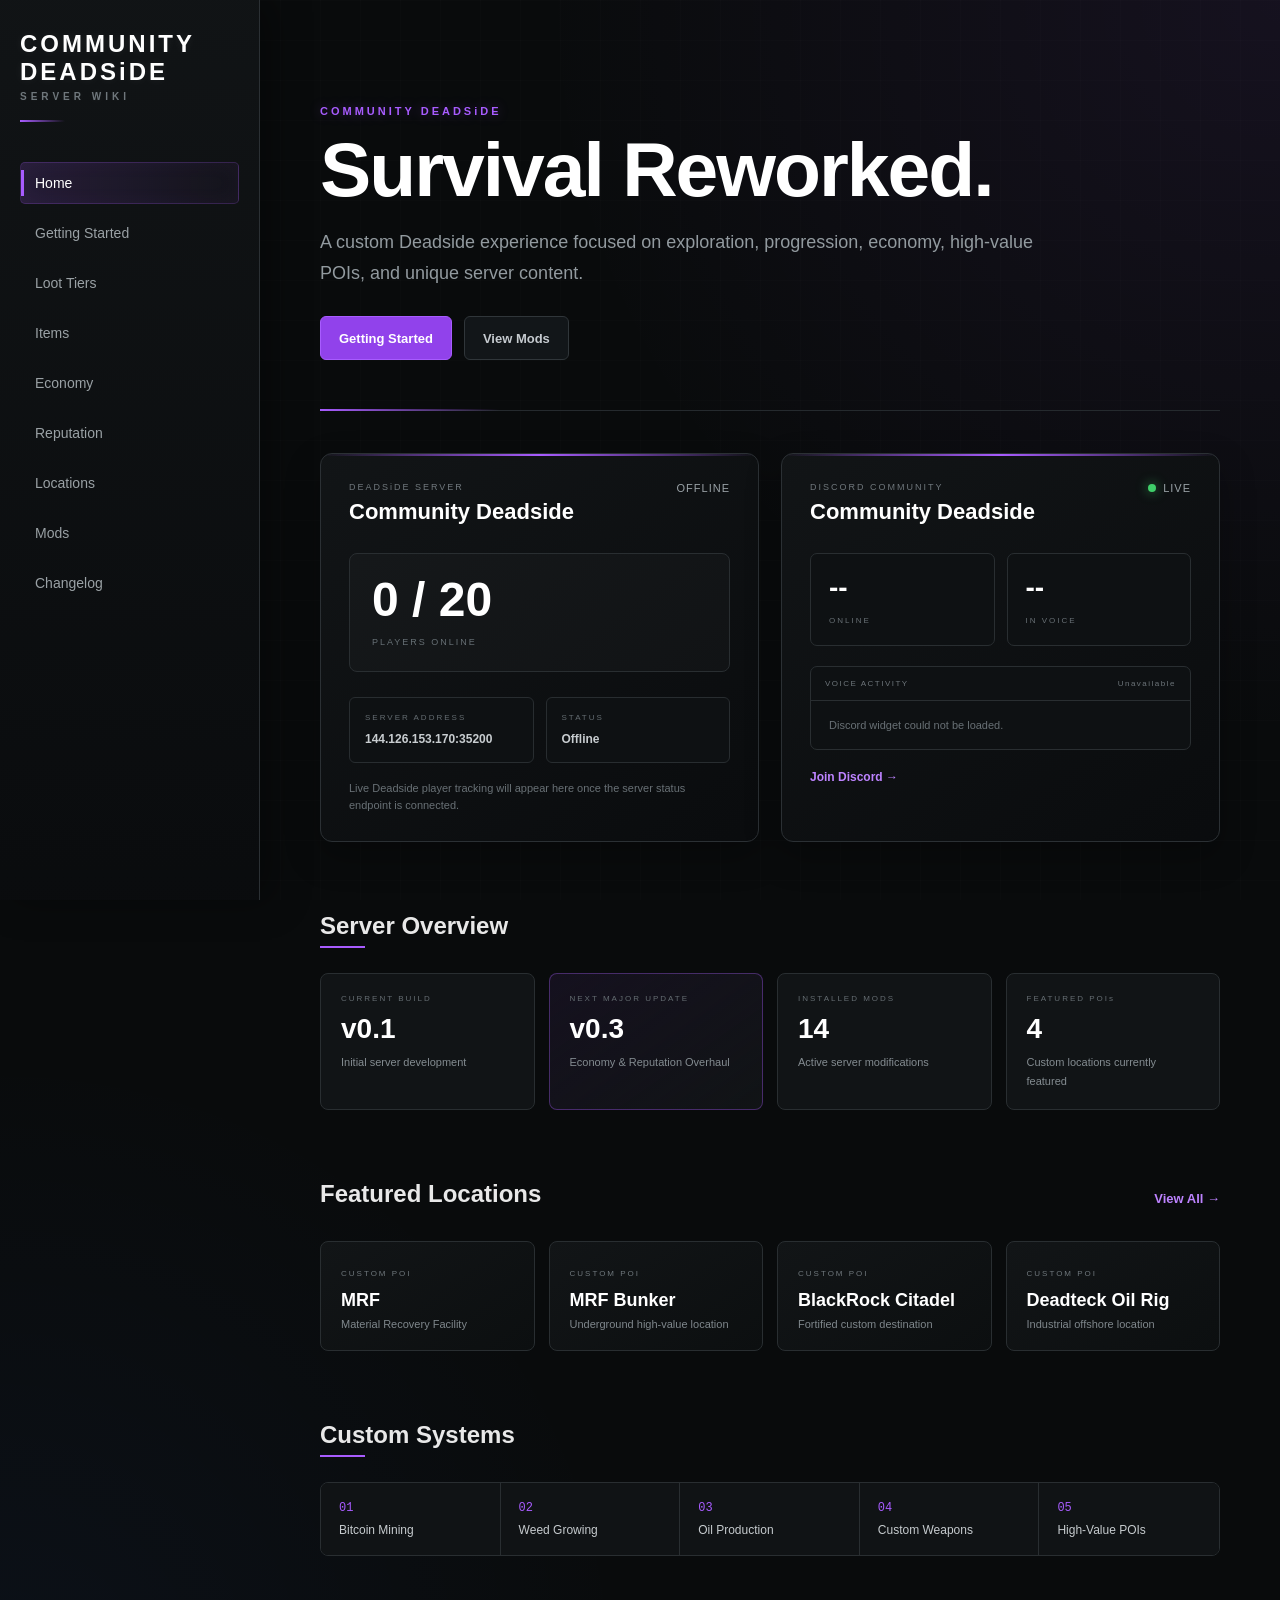
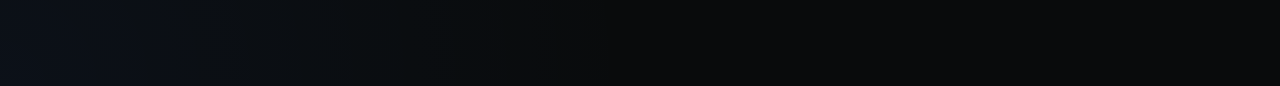
<file: index.html>
<!DOCTYPE html>
<html lang="en">

<head>
    <meta charset="UTF-8">
    <meta name="viewport" content="width=device-width, initial-scale=1.0">

    <title>Community Deadside Server Wiki</title>

    <link rel="stylesheet" href="style.css">
</head>

<body>

    <div class="mobile-header">
        <div class="mobile-logo">
            COMMUNITY DEADSiDE
            <span>SERVER WIKI</span>
        </div>

        <button
            class="mobile-menu-button"
            id="mobileMenuButton"
            aria-label="Open navigation"
        >
            <span></span>
            <span></span>
            <span></span>
        </button>
    </div>


    <aside class="sidebar">

        <div class="logo">
            COMMUNITY DEADSiDE
            <span>SERVER WIKI</span>
        </div>

        <nav>
            <a href="index.html">Home</a>
            <a href="getting-started.html">Getting Started</a>
            <a href="loot-tiers.html">Loot Tiers</a>
            <a href="items.html">Items</a>
            <a href="economy.html">Economy</a>
            <a href="reputation.html">Reputation</a>
            <a href="locations.html">Locations</a>
            <a href="mods.html">Mods</a>
            <a class="disabled-link">Changelog</a>
        </nav>

    </aside>


    <main class="content home-content">

        <header class="home-hero">

            <p class="eyebrow">
                COMMUNITY DEADSiDE
            </p>

            <h1>
                Survival Reworked.
            </h1>

            <p class="home-subtitle">
                A custom Deadside experience focused on exploration,
                progression, economy, high-value POIs, and unique server content.
            </p>

            <div class="hero-actions">

                <a href="getting-started.html" class="primary-button">
                    Getting Started
                </a>

                <a href="mods.html" class="secondary-button">
                    View Mods
                </a>

            </div>

        </header>


        <!-- LIVE DASHBOARD -->

        <section class="dashboard-grid">


            <!-- GAME SERVER -->

            <article class="dashboard-card server-dashboard">

                <div class="dashboard-card-header">

                    <div>

                        <p class="dashboard-label">
                            DEADSiDE SERVER
                        </p>

                        <h2>
                            Community Deadside
                        </h2>

                    </div>


                    <div class="status-indicator">

                        <span
                            class="status-dot status-checking"
                            id="serverStatusDot"
                        ></span>

                        <span id="serverStatusText">
                            Checking
                        </span>

                    </div>

                </div>


                <div class="server-player-display">

                    <div class="player-number">

                        <strong id="serverPlayers">
                            --
                        </strong>

                        <span>
                            PLAYERS ONLINE
                        </span>

                    </div>

                </div>


                <div class="server-details">

                    <div>

                        <span>
                            SERVER ADDRESS
                        </span>

                        <strong>
                            144.126.153.170:35200
                        </strong>

                    </div>


                    <div>

                        <span>
                            STATUS
                        </span>

                        <strong id="serverStatusBottom">
                            Awaiting Live API
                        </strong>

                    </div>

                </div>


                <p class="dashboard-note">
                    Live Deadside player tracking will appear here once
                    the server status endpoint is connected.
                </p>

            </article>



            <!-- DISCORD -->

            <article class="dashboard-card discord-dashboard">

                <div class="dashboard-card-header">

                    <div>

                        <p class="dashboard-label">
                            DISCORD COMMUNITY
                        </p>

                        <h2 id="discordName">
                            Community Deadside
                        </h2>

                    </div>


                    <div class="status-indicator">

                        <span class="status-dot status-online"></span>

                        <span>
                            Live
                        </span>

                    </div>

                </div>


                <div class="discord-stats">

                    <div class="discord-stat">

                        <strong id="discordOnline">
                            --
                        </strong>

                        <span>
                            ONLINE
                        </span>

                    </div>


                    <div class="discord-stat">

                        <strong id="discordVoiceCount">
                            --
                        </strong>

                        <span>
                            IN VOICE
                        </span>

                    </div>

                </div>


                <div class="voice-section">

                    <div class="voice-header">

                        <span>
                            VOICE ACTIVITY
                        </span>

                        <span id="voiceStatus">
                            Loading...
                        </span>

                    </div>


                    <div
                        class="voice-list"
                        id="discordVoiceList"
                    >

                        <div class="voice-empty">
                            Loading Discord activity...
                        </div>

                    </div>

                </div>


                <a
                    id="discordJoin"
                    class="discord-join-button"
                    href="#"
                    target="_blank"
                    rel="noopener noreferrer"
                >
                    Join Discord →
                </a>

            </article>

        </section>



        <!-- SERVER OVERVIEW -->

        <section class="section">

            <h2>Server Overview</h2>


            <div class="server-overview-grid">


                <div class="overview-card">

                    <p class="overview-label">
                        CURRENT BUILD
                    </p>

                    <strong>
                        v0.1
                    </strong>

                    <span>
                        Initial server development
                    </span>

                </div>


                <div class="overview-card highlight-overview">

                    <p class="overview-label">
                        NEXT MAJOR UPDATE
                    </p>

                    <strong>
                        v0.3
                    </strong>

                    <span>
                        Economy & Reputation Overhaul
                    </span>

                </div>


                <div class="overview-card">

                    <p class="overview-label">
                        INSTALLED MODS
                    </p>

                    <strong>
                        14
                    </strong>

                    <span>
                        Active server modifications
                    </span>

                </div>


                <div class="overview-card">

                    <p class="overview-label">
                        FEATURED POIs
                    </p>

                    <strong>
                        4
                    </strong>

                    <span>
                        Custom locations currently featured
                    </span>

                </div>

            </div>

        </section>



        <!-- FEATURED LOCATIONS -->

        <section class="section">

            <div class="section-header-row">

                <h2>
                    Featured Locations
                </h2>

                <a
                    href="locations.html"
                    class="wiki-link"
                >
                    View All →
                </a>

            </div>


            <div class="home-location-grid">

                <a
                    href="locations.html"
                    class="home-location-card"
                >

                    <span>
                        CUSTOM POI
                    </span>

                    <h3>
                        MRF
                    </h3>

                    <p>
                        Material Recovery Facility
                    </p>

                </a>


                <a
                    href="locations.html"
                    class="home-location-card"
                >

                    <span>
                        CUSTOM POI
                    </span>

                    <h3>
                        MRF Bunker
                    </h3>

                    <p>
                        Underground high-value location
                    </p>

                </a>


                <a
                    href="locations.html"
                    class="home-location-card"
                >

                    <span>
                        CUSTOM POI
                    </span>

                    <h3>
                        BlackRock Citadel
                    </h3>

                    <p>
                        Fortified custom destination
                    </p>

                </a>


                <a
                    href="locations.html"
                    class="home-location-card"
                >

                    <span>
                        CUSTOM POI
                    </span>

                    <h3>
                        Deadteck Oil Rig
                    </h3>

                    <p>
                        Industrial offshore location
                    </p>

                </a>

            </div>

        </section>



        <!-- CUSTOM SYSTEMS -->

        <section class="section">

            <h2>
                Custom Systems
            </h2>


            <div class="systems-strip">

                <div>
                    <span>01</span>
                    Bitcoin Mining
                </div>

                <div>
                    <span>02</span>
                    Weed Growing
                </div>

                <div>
                    <span>03</span>
                    Oil Production
                </div>

                <div>
                    <span>04</span>
                    Custom Weapons
                </div>

                <div>
                    <span>05</span>
                    High-Value POIs
                </div>

            </div>

        </section>


    </main>


    <script src="script.js"></script>

</body>

</html>
</file>
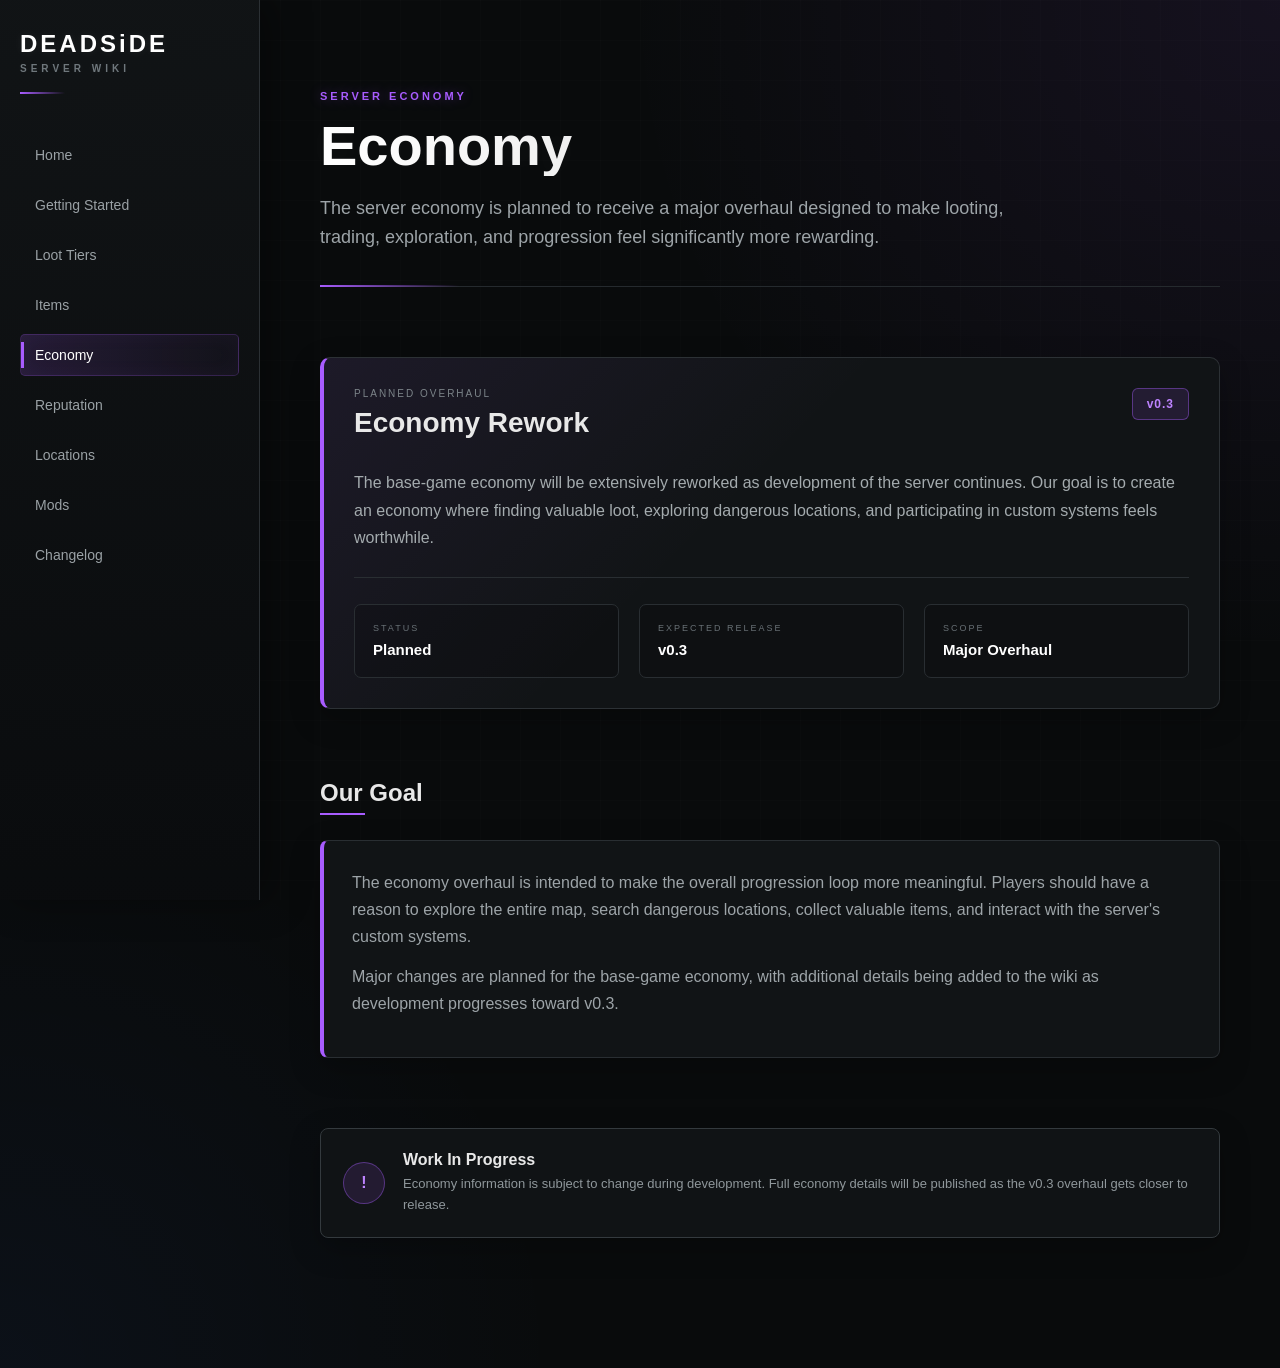
<file: economy.html>
<!DOCTYPE html>
<html lang="en">

<head>
    <meta charset="UTF-8">
    <meta name="viewport" content="width=device-width, initial-scale=1.0">

    <title>Economy | Deadside Wiki</title>

    <link rel="stylesheet" href="style.css">
</head>

<body>

    <!-- SIDEBAR -->
    <aside class="sidebar">

        <div class="logo">
            DEADSiDE
            <span>SERVER WIKI</span>
        </div>

        <nav>
            <a href="index.html">Home</a>
            <a href="getting-started.html">Getting Started</a>
            <a href="loot-tiers.html">Loot Tiers</a>
            <a href="items.html">Items</a>
            <a href="economy.html" class="active">Economy</a>
            <a href="reputation.html">Reputation</a>
            <a href="locations.html">Locations</a>
            <a href="mods.html">Mods</a>
            <a href="#">Changelog</a>
        </nav>

    </aside>


    <!-- MAIN CONTENT -->
    <main class="content">

        <header class="hero">

            <p class="eyebrow">
                SERVER ECONOMY
            </p>

            <h1>Economy</h1>

            <p class="hero-text">
                The server economy is planned to receive a major overhaul
                designed to make looting, trading, exploration, and progression
                feel significantly more rewarding.
            </p>

        </header>


        <section class="section">

            <div class="economy-roadmap">

                <div class="economy-roadmap-header">

                    <div>
                        <p class="economy-label">PLANNED OVERHAUL</p>
                        <h2>Economy Rework</h2>
                    </div>

                    <span class="version-badge">
                        v0.3
                    </span>

                </div>


                <p class="economy-description">
                    The base-game economy will be extensively reworked as
                    development of the server continues. Our goal is to create
                    an economy where finding valuable loot, exploring dangerous
                    locations, and participating in custom systems feels
                    worthwhile.
                </p>


                <div class="economy-divider"></div>


                <div class="economy-info">

                    <div class="economy-info-block">
                        <span>STATUS</span>
                        <strong>Planned</strong>
                    </div>

                    <div class="economy-info-block">
                        <span>EXPECTED RELEASE</span>
                        <strong>v0.3</strong>
                    </div>

                    <div class="economy-info-block">
                        <span>SCOPE</span>
                        <strong>Major Overhaul</strong>
                    </div>

                </div>

            </div>

        </section>


        <section class="section">

            <h2>Our Goal</h2>

            <div class="guide-panel">

                <p>
                    The economy overhaul is intended to make the overall
                    progression loop more meaningful. Players should have a
                    reason to explore the entire map, search dangerous
                    locations, collect valuable items, and interact with the
                    server's custom systems.
                </p>

                <p>
                    Major changes are planned for the base-game economy,
                    with additional details being added to the wiki as
                    development progresses toward v0.3.
                </p>

            </div>

        </section>


        <section class="section">

            <div class="development-notice">

                <span class="development-icon">!</span>

                <div>
                    <h3>Work In Progress</h3>

                    <p>
                        Economy information is subject to change during
                        development. Full economy details will be published
                        as the v0.3 overhaul gets closer to release.
                    </p>
                </div>

            </div>

        </section>

    </main>

</body>

<script src="script.js"></script>

</html>
</file>
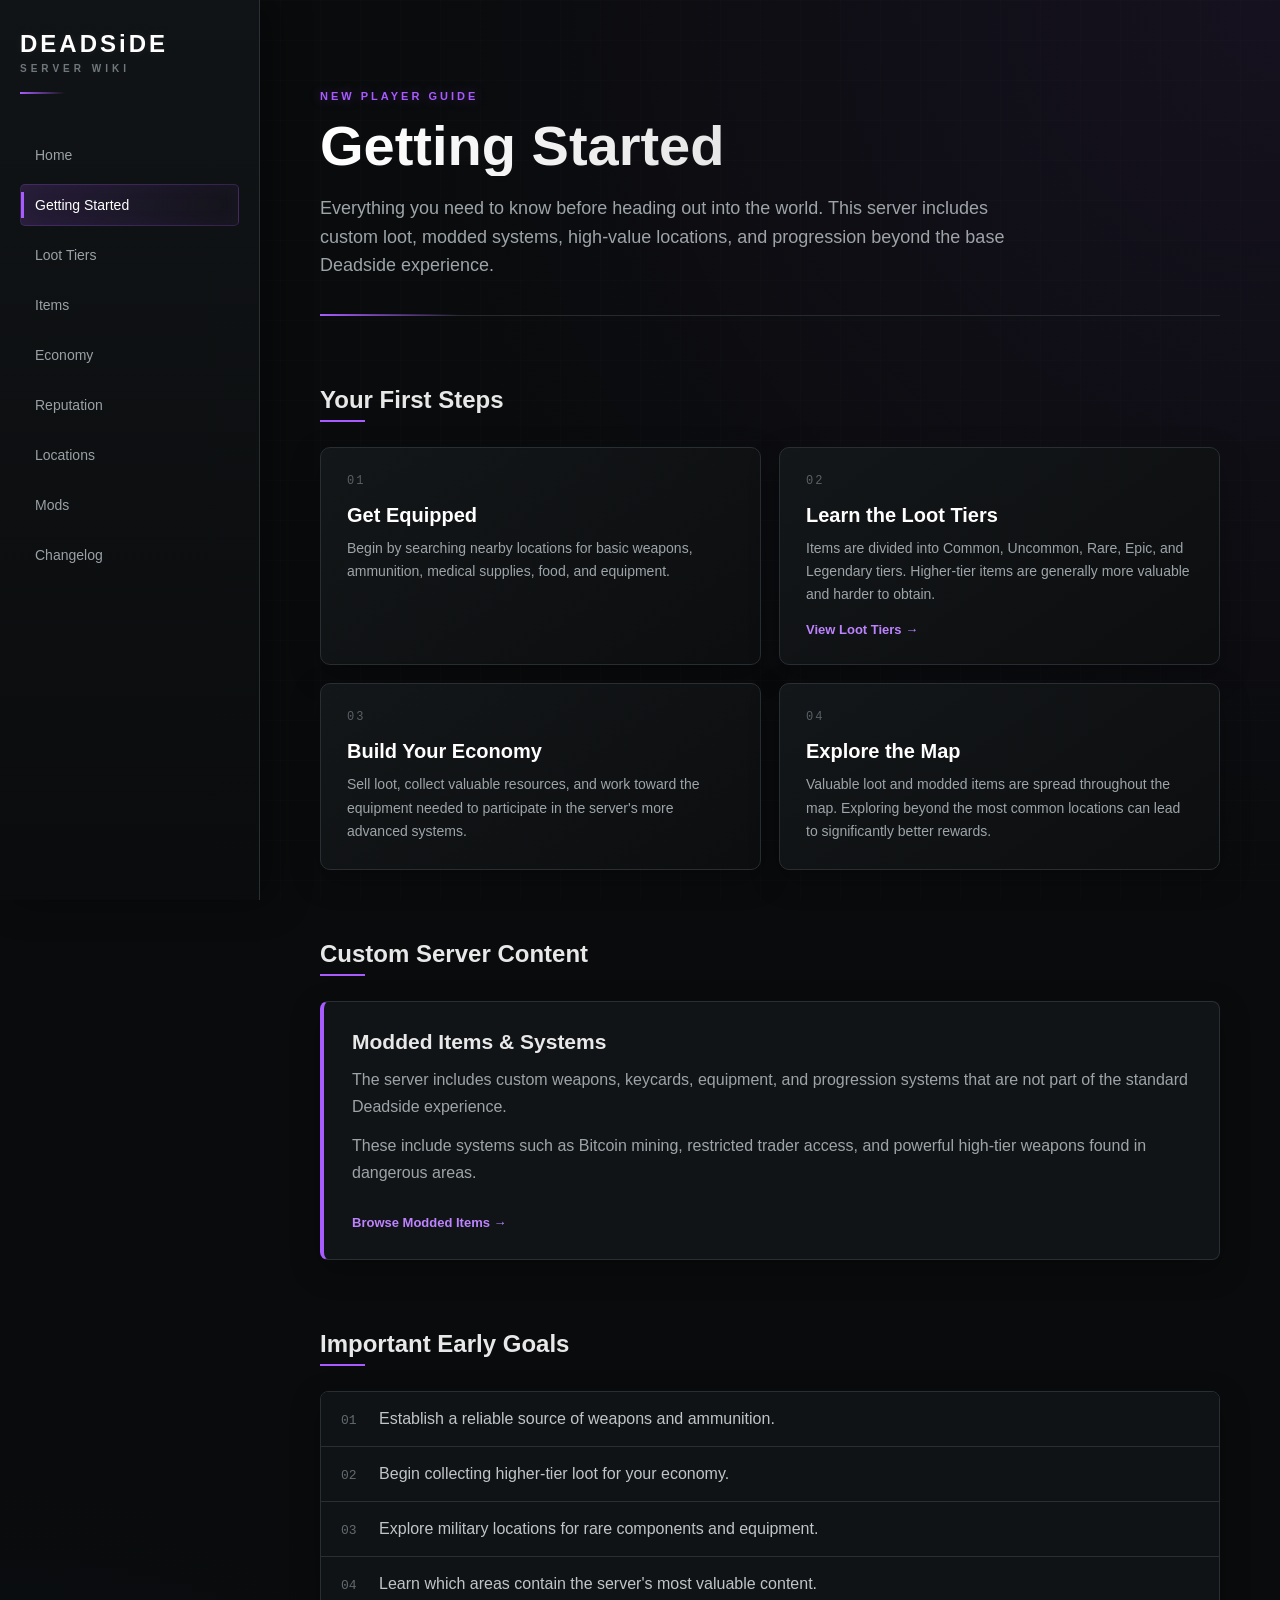
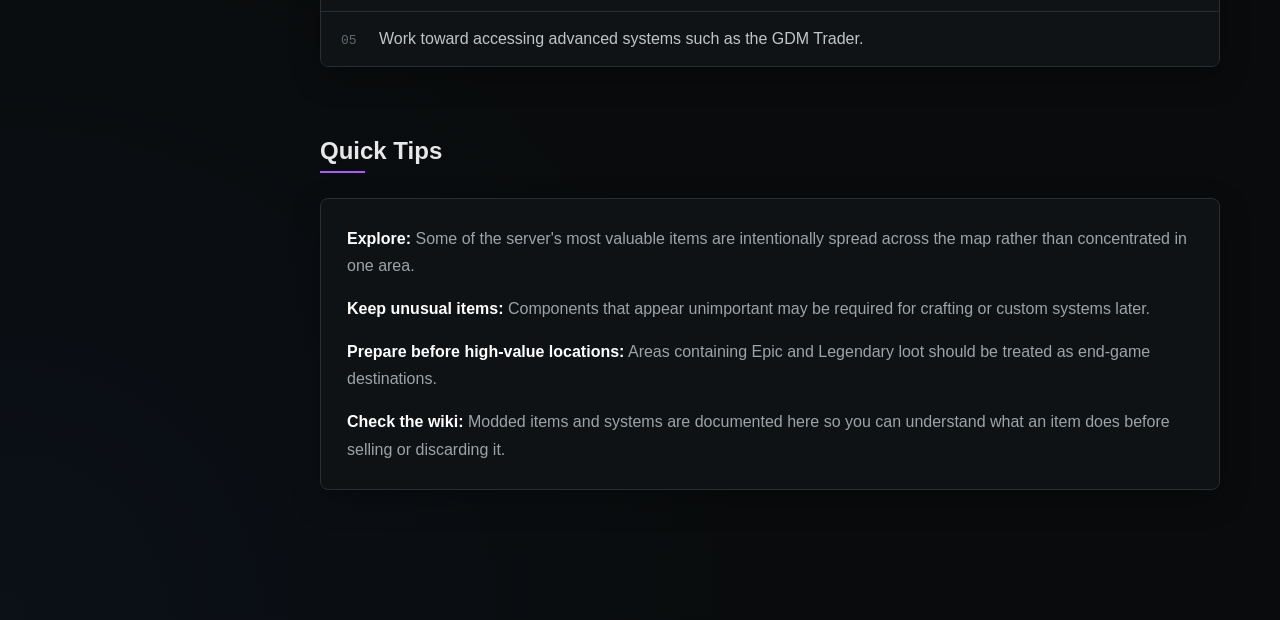
<file: getting-started.html>
<!DOCTYPE html>
<html lang="en">

<head>
    <meta charset="UTF-8">
    <meta name="viewport" content="width=device-width, initial-scale=1.0">

    <title>Getting Started | Deadside Wiki</title>

    <link rel="stylesheet" href="style.css">
</head>

<body>

    <aside class="sidebar">

        <div class="logo">
            DEADSiDE
            <span>SERVER WIKI</span>
        </div>

        <nav>
    <a href="index.html">Home</a>
    <a href="getting-started.html">Getting Started</a>
    <a href="loot-tiers.html">Loot Tiers</a>
    <a href="items.html">Items</a>
    <a href="economy.html">Economy</a>
    <a href="reputation.html">Reputation</a>
    <a href="locations.html">Locations</a>
    <a href="mods.html">Mods</a>
    <a class="disabled-link">Changelog</a>
</nav>

    </aside>


    <main class="content">

        <header class="hero">

            <p class="eyebrow">
                NEW PLAYER GUIDE
            </p>

            <h1>Getting Started</h1>

            <p class="hero-text">
                Everything you need to know before heading out into the world.
                This server includes custom loot, modded systems, high-value
                locations, and progression beyond the base Deadside experience.
            </p>

        </header>


        <section class="section">

            <h2>Your First Steps</h2>

            <div class="start-grid">

                <div class="start-card">
                    <span class="start-number">01</span>

                    <h3>Get Equipped</h3>

                    <p>
                        Begin by searching nearby locations for basic weapons,
                        ammunition, medical supplies, food, and equipment.
                    </p>
                </div>


                <div class="start-card">
                    <span class="start-number">02</span>

                    <h3>Learn the Loot Tiers</h3>

                    <p>
                        Items are divided into Common, Uncommon, Rare, Epic,
                        and Legendary tiers. Higher-tier items are generally
                        more valuable and harder to obtain.
                    </p>

                    <a href="loot-tiers.html" class="wiki-link">
                        View Loot Tiers →
                    </a>
                </div>


                <div class="start-card">
                    <span class="start-number">03</span>

                    <h3>Build Your Economy</h3>

                    <p>
                        Sell loot, collect valuable resources, and work toward
                        the equipment needed to participate in the server's
                        more advanced systems.
                    </p>
                </div>


                <div class="start-card">
                    <span class="start-number">04</span>

                    <h3>Explore the Map</h3>

                    <p>
                        Valuable loot and modded items are spread throughout
                        the map. Exploring beyond the most common locations
                        can lead to significantly better rewards.
                    </p>
                </div>

            </div>

        </section>


        <section class="section">

            <h2>Custom Server Content</h2>

            <div class="guide-panel">

                <h3>Modded Items & Systems</h3>

                <p>
                    The server includes custom weapons, keycards, equipment,
                    and progression systems that are not part of the standard
                    Deadside experience.
                </p>

                <p>
                    These include systems such as Bitcoin mining, restricted
                    trader access, and powerful high-tier weapons found in
                    dangerous areas.
                </p>

                <a href="items.html" class="wiki-link">
                    Browse Modded Items →
                </a>

            </div>

        </section>


        <section class="section">

            <h2>Important Early Goals</h2>

            <div class="goal-list">

                <div class="goal-item">
                    <span>01</span>
                    Establish a reliable source of weapons and ammunition.
                </div>

                <div class="goal-item">
                    <span>02</span>
                    Begin collecting higher-tier loot for your economy.
                </div>

                <div class="goal-item">
                    <span>03</span>
                    Explore military locations for rare components and equipment.
                </div>

                <div class="goal-item">
                    <span>04</span>
                    Learn which areas contain the server's most valuable content.
                </div>

                <div class="goal-item">
                    <span>05</span>
                    Work toward accessing advanced systems such as the GDM Trader.
                </div>

            </div>

        </section>


        <section class="section">

            <h2>Quick Tips</h2>

            <div class="tips-box">

                <p>
                    <strong>Explore:</strong>
                    Some of the server's most valuable items are intentionally
                    spread across the map rather than concentrated in one area.
                </p>

                <p>
                    <strong>Keep unusual items:</strong>
                    Components that appear unimportant may be required for
                    crafting or custom systems later.
                </p>

                <p>
                    <strong>Prepare before high-value locations:</strong>
                    Areas containing Epic and Legendary loot should be treated
                    as end-game destinations.
                </p>

                <p>
                    <strong>Check the wiki:</strong>
                    Modded items and systems are documented here so you can
                    understand what an item does before selling or discarding it.
                </p>

            </div>

        </section>

    </main>

    <script src="script.js"></script>

</body>

</html>
</file>
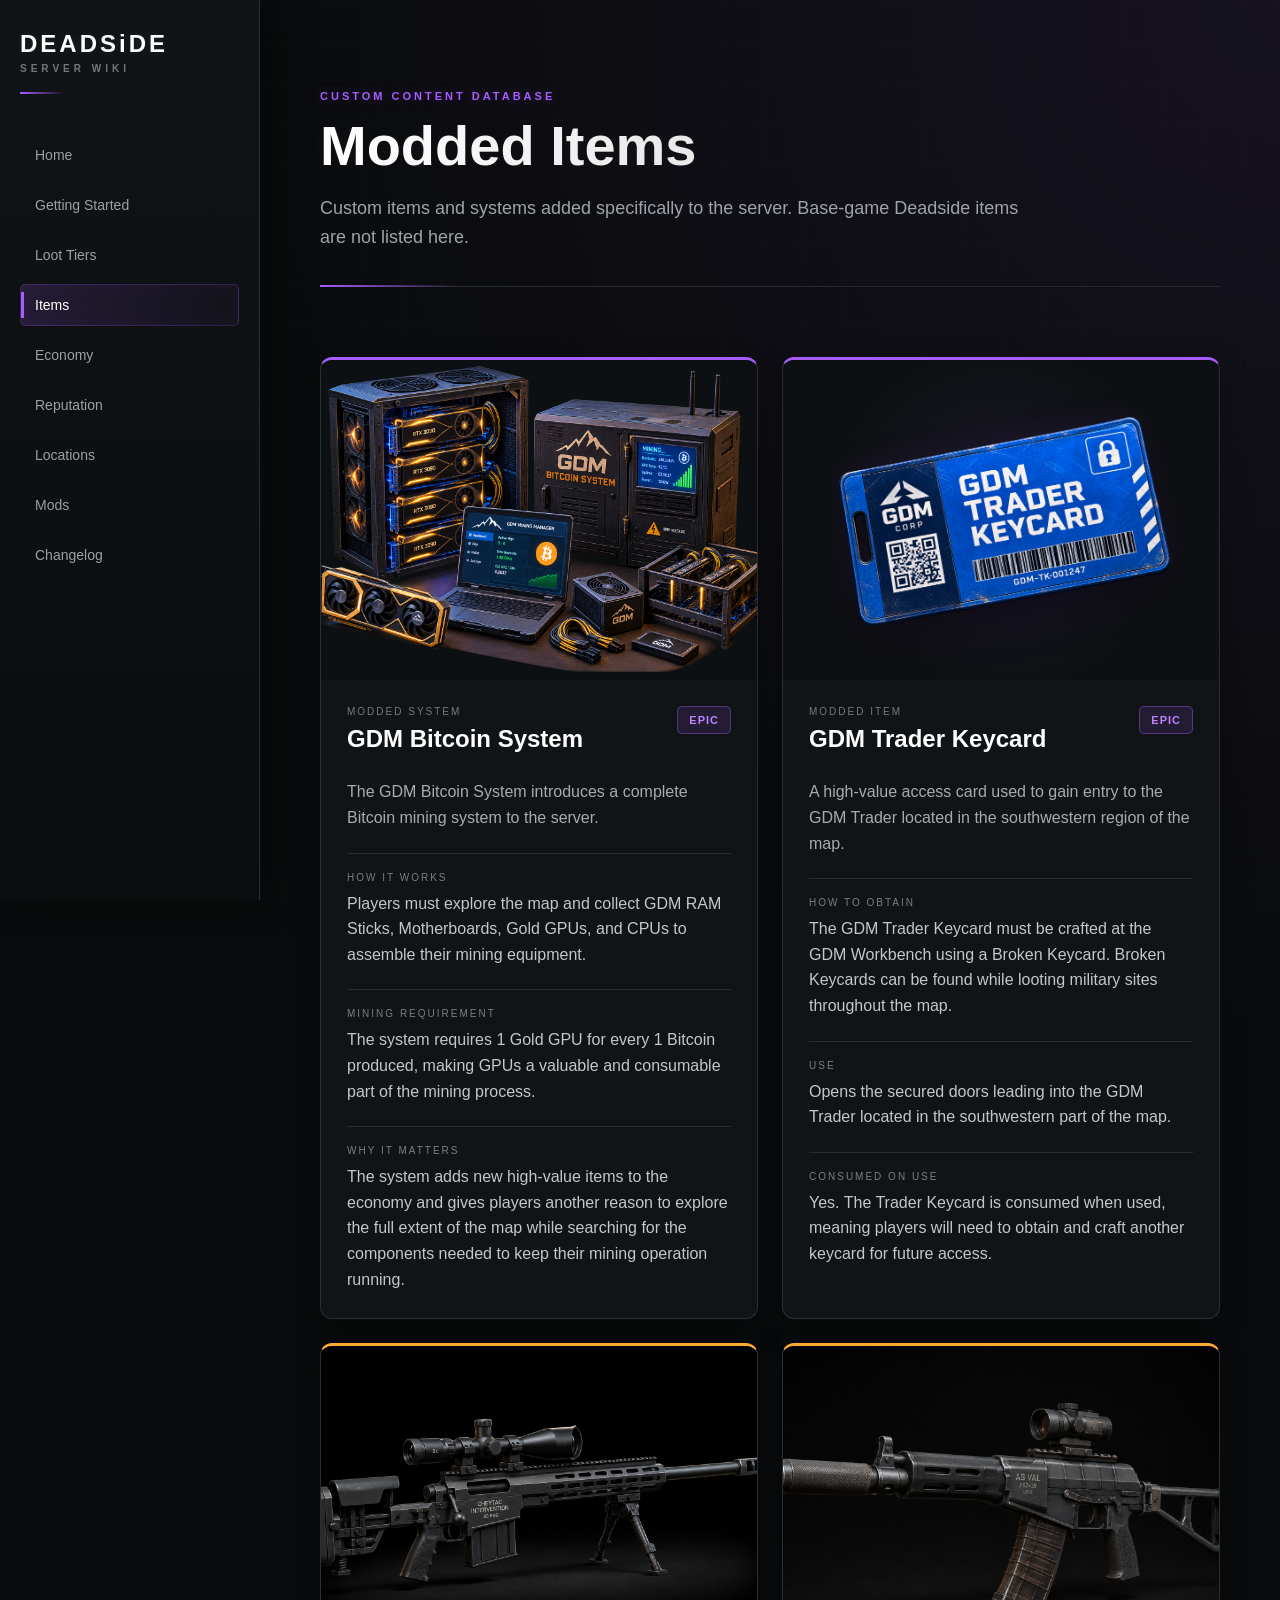
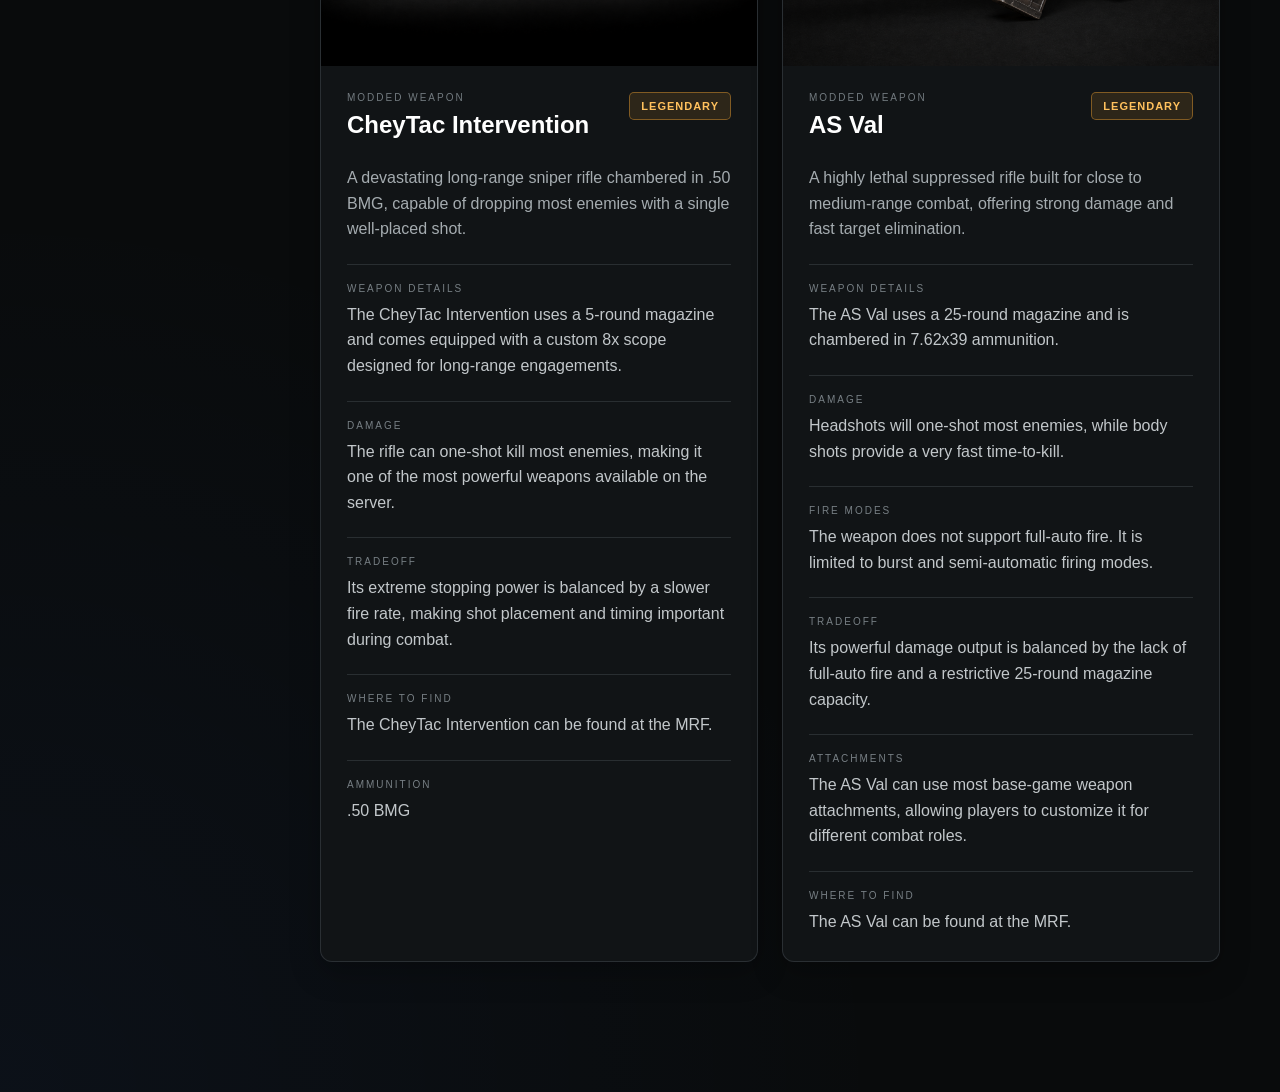
<file: items.html>
<!DOCTYPE html>
<html lang="en">

<head>
    <meta charset="UTF-8">
    <meta name="viewport" content="width=device-width, initial-scale=1.0">

    <title>Modded Items | Deadside Wiki</title>

    <link rel="stylesheet" href="style.css">
</head>

<body>

    <!-- SIDEBAR -->
    <aside class="sidebar">

        <div class="logo">
            DEADSiDE
            <span>SERVER WIKI</span>
        </div>

        <nav>
    <a href="index.html">Home</a>
    <a href="getting-started.html">Getting Started</a>
    <a href="loot-tiers.html">Loot Tiers</a>
    <a href="items.html">Items</a>
    <a href="economy.html">Economy</a>
    <a href="reputation.html">Reputation</a>
    <a href="locations.html">Locations</a>
    <a href="mods.html">Mods</a>
    <a class="disabled-link">Changelog</a>
</nav>

    </aside>


    <!-- MAIN CONTENT -->
    <main class="content">

        <header class="hero">

            <p class="eyebrow">
                CUSTOM CONTENT DATABASE
            </p>

            <h1>Modded Items</h1>

            <p class="hero-text">
                Custom items and systems added specifically to the server.
                Base-game Deadside items are not listed here.
            </p>

        </header>


        <section class="section">

            <div class="items-grid">


                <!-- GDM BITCOIN SYSTEM -->
                <article class="item-card epic-item">

                    <div class="item-image-wrap">

                        <img
                            src="images/gdm-bitcoin-system.png"
                            alt="GDM Bitcoin System"
                        >

                    </div>


                    <div class="item-content">

                        <div class="item-top">

                            <div>

                                <p class="item-category">
                                    MODDED SYSTEM
                                </p>

                                <h2>
                                    GDM Bitcoin System
                                </h2>

                            </div>


                            <span class="item-rarity epic-badge">
                                Epic
                            </span>

                        </div>


                        <p class="item-description">

                            The GDM Bitcoin System introduces a complete Bitcoin
                            mining system to the server.

                        </p>


                        <div class="item-purpose">

                            <span>
                                HOW IT WORKS
                            </span>

                            <p>
                                Players must explore the map and collect
                                GDM RAM Sticks, Motherboards, Gold GPUs,
                                and CPUs to assemble their mining equipment.
                            </p>

                        </div>


                        <div class="item-purpose">

                            <span>
                                MINING REQUIREMENT
                            </span>

                            <p>
                                The system requires 1 Gold GPU for every
                                1 Bitcoin produced, making GPUs a valuable
                                and consumable part of the mining process.
                            </p>

                        </div>


                        <div class="item-purpose">

                            <span>
                                WHY IT MATTERS
                            </span>

                            <p>
                                The system adds new high-value items to the
                                economy and gives players another reason to
                                explore the full extent of the map while
                                searching for the components needed to keep
                                their mining operation running.
                            </p>

                        </div>

                    </div>

                </article>

                <!-- GDM TRADER KEYCARD -->
<article class="item-card epic-item">

    <div class="item-image-wrap item-image-transparent">
        <img
            src="images/gdm-trader-keycard.png"
            alt="GDM Trader Keycard"
        >
    </div>

    <div class="item-content">

        <div class="item-top">

            <div>
                <p class="item-category">MODDED ITEM</p>
                <h2>GDM Trader Keycard</h2>
            </div>

            <span class="item-rarity epic-badge">
                Epic
            </span>

        </div>

        <p class="item-description">
            A high-value access card used to gain entry to the
            GDM Trader located in the southwestern region of the map.
        </p>

        <div class="item-purpose">

            <span>HOW TO OBTAIN</span>

            <p>
                The GDM Trader Keycard must be crafted at the GDM Workbench
                using a Broken Keycard. Broken Keycards can be found while
                looting military sites throughout the map.
            </p>

        </div>

        <div class="item-purpose">

            <span>USE</span>

            <p>
                Opens the secured doors leading into the GDM Trader located
                in the southwestern part of the map.
            </p>

        </div>

        <div class="item-purpose">

            <span>CONSUMED ON USE</span>

            <p>
                Yes. The Trader Keycard is consumed when used, meaning players
                will need to obtain and craft another keycard for future access.
            </p>

        </div>

    </div>

</article>
<!-- CHEYTAC INTERVENTION -->
<article class="item-card legendary-item">

    <div class="item-image-wrap">
        <img
            src="images/cheytac-intervention.png"
            alt="CheyTac Intervention"
        >
    </div>

    <div class="item-content">

        <div class="item-top">

            <div>
                <p class="item-category">MODDED WEAPON</p>
                <h2>CheyTac Intervention</h2>
            </div>

            <span class="item-rarity legendary-badge">
                Legendary
            </span>

        </div>

        <p class="item-description">
            A devastating long-range sniper rifle chambered in .50 BMG,
            capable of dropping most enemies with a single well-placed shot.
        </p>

        <div class="item-purpose">

            <span>WEAPON DETAILS</span>

            <p>
                The CheyTac Intervention uses a 5-round magazine and comes
                equipped with a custom 8x scope designed for long-range
                engagements.
            </p>

        </div>

        <div class="item-purpose">

            <span>DAMAGE</span>

            <p>
                The rifle can one-shot kill most enemies, making it one of the
                most powerful weapons available on the server.
            </p>

        </div>

        <div class="item-purpose">

            <span>TRADEOFF</span>

            <p>
                Its extreme stopping power is balanced by a slower fire rate,
                making shot placement and timing important during combat.
            </p>

        </div>

        <div class="item-purpose">

            <span>WHERE TO FIND</span>

            <p>
                The CheyTac Intervention can be found at the MRF.
            </p>

        </div>

        <div class="item-purpose">

            <span>AMMUNITION</span>

            <p>
                .50 BMG
            </p>

        </div>

    </div>

</article>

<!-- AS VAL -->
<article class="item-card legendary-item">

    <div class="item-image-wrap">
        <img
            src="images/as-val.png"
            alt="AS Val"
        >
    </div>

    <div class="item-content">

        <div class="item-top">

            <div>
                <p class="item-category">MODDED WEAPON</p>
                <h2>AS Val</h2>
            </div>

            <span class="item-rarity legendary-badge">
                Legendary
            </span>

        </div>

        <p class="item-description">
            A highly lethal suppressed rifle built for close to medium-range
            combat, offering strong damage and fast target elimination.
        </p>

        <div class="item-purpose">

            <span>WEAPON DETAILS</span>

            <p>
                The AS Val uses a 25-round magazine and is chambered in
                7.62x39 ammunition.
            </p>

        </div>

        <div class="item-purpose">

            <span>DAMAGE</span>

            <p>
                Headshots will one-shot most enemies, while body shots
                provide a very fast time-to-kill.
            </p>

        </div>

        <div class="item-purpose">

            <span>FIRE MODES</span>

            <p>
                The weapon does not support full-auto fire. It is limited
                to burst and semi-automatic firing modes.
            </p>

        </div>

        <div class="item-purpose">

            <span>TRADEOFF</span>

            <p>
                Its powerful damage output is balanced by the lack of
                full-auto fire and a restrictive 25-round magazine capacity.
            </p>

        </div>

        <div class="item-purpose">

            <span>ATTACHMENTS</span>

            <p>
                The AS Val can use most base-game weapon attachments,
                allowing players to customize it for different combat roles.
            </p>

        </div>

        <div class="item-purpose">

            <span>WHERE TO FIND</span>

            <p>
                The AS Val can be found at the MRF.
            </p>

        </div>

    </div>

</article>


            </div>

        </section>

    </main>

    <script src="script.js"></script>

</body>

</html>
</file>
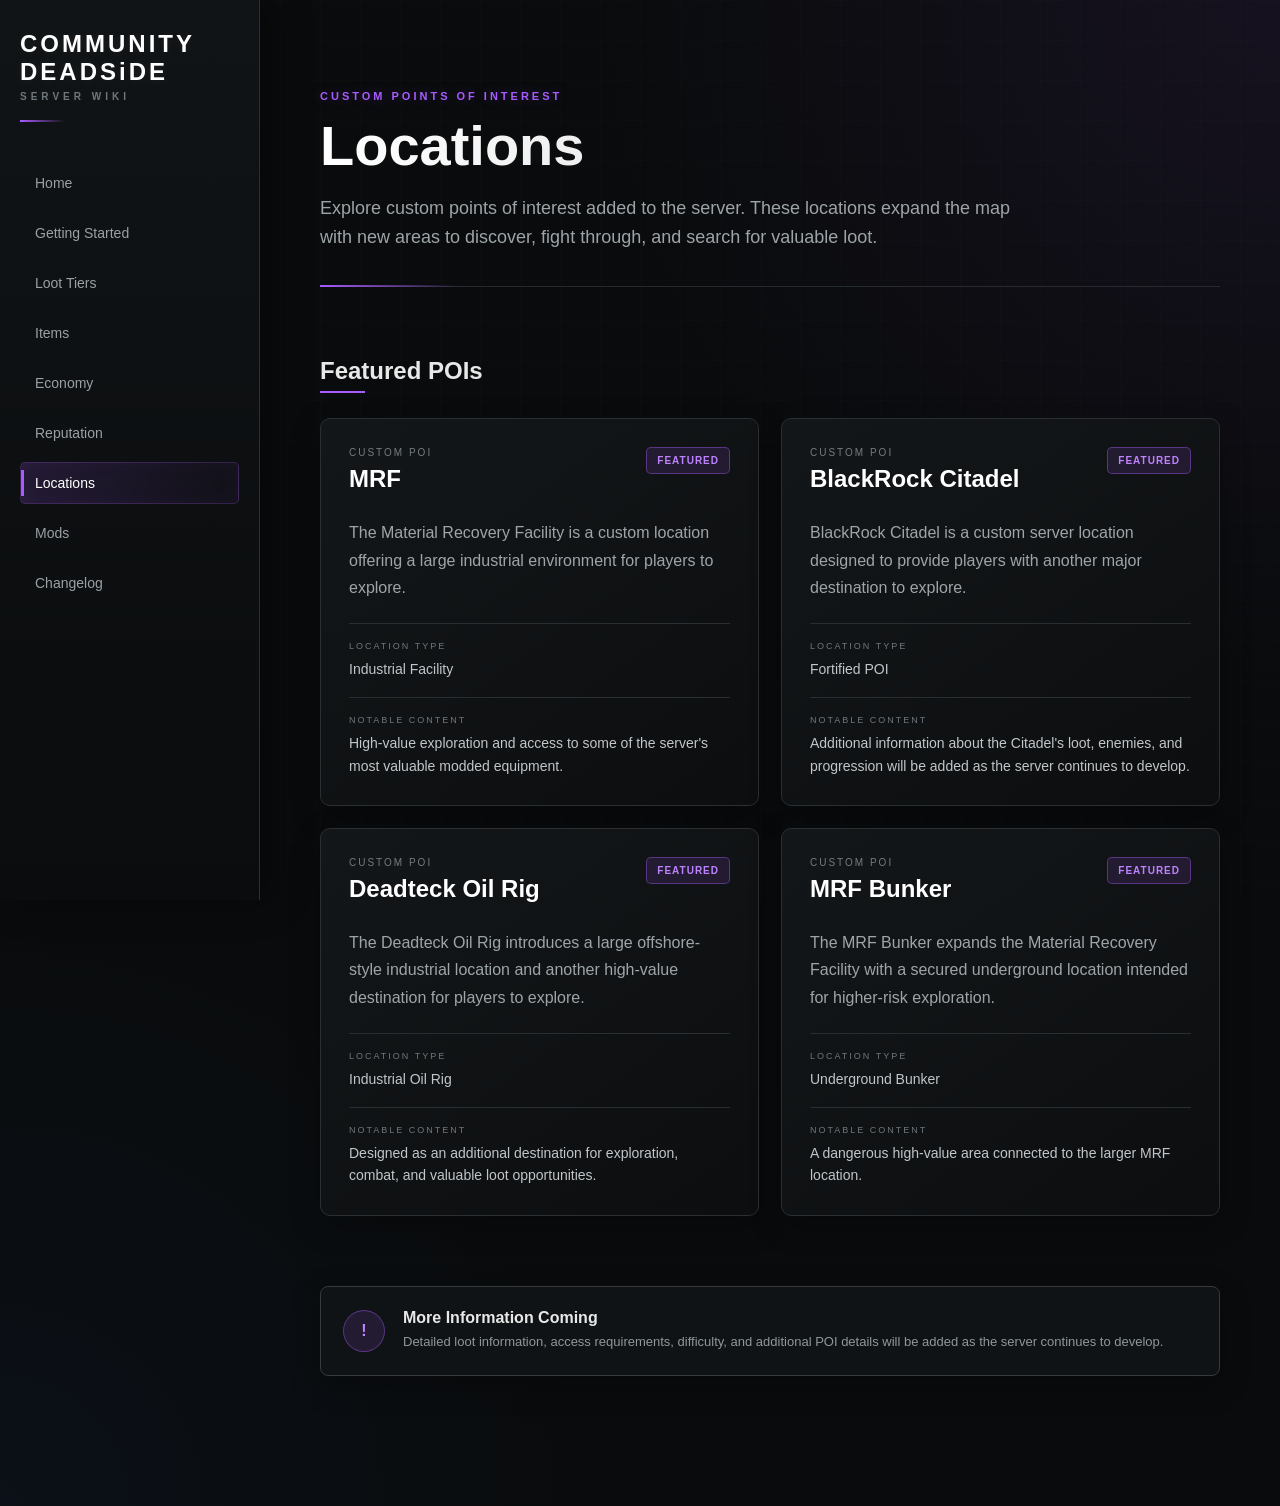
<file: locations.html>
<!DOCTYPE html>
<html lang="en">

<head>
    <meta charset="UTF-8">
    <meta name="viewport" content="width=device-width, initial-scale=1.0">

    <title>Locations | Deadside Wiki</title>

    <link rel="stylesheet" href="style.css">
</head>

<body>

    <aside class="sidebar">

        <div class="logo">
            COMMUNITY DEADSiDE
            <span>SERVER WIKI</span>
        </div>

        <nav>
            <a href="index.html">Home</a>
            <a href="getting-started.html">Getting Started</a>
            <a href="loot-tiers.html">Loot Tiers</a>
            <a href="items.html">Items</a>
            <a href="economy.html">Economy</a>
            <a href="reputation.html">Reputation</a>
            <a href="locations.html">Locations</a>
            <a href="mods.html">Mods</a>
            <a class="disabled-link">Changelog</a>
        </nav>

    </aside>


    <main class="content">

        <header class="hero">

            <p class="eyebrow">
                CUSTOM POINTS OF INTEREST
            </p>

            <h1>Locations</h1>

            <p class="hero-text">
                Explore custom points of interest added to the server.
                These locations expand the map with new areas to discover,
                fight through, and search for valuable loot.
            </p>

        </header>


        <section class="section">

            <h2>Featured POIs</h2>

            <div class="location-grid">


                <article class="location-card">

                    <div class="location-card-top">

                        <div>
                            <p class="location-category">CUSTOM POI</p>
                            <h2>MRF</h2>
                        </div>

                        <span class="location-badge">
                            Featured
                        </span>

                    </div>

                    <p class="location-description">
                        The Material Recovery Facility is a custom location
                        offering a large industrial environment for players
                        to explore.
                    </p>

                    <div class="location-info">

                        <span>LOCATION TYPE</span>
                        <p>Industrial Facility</p>

                    </div>

                    <div class="location-info">

                        <span>NOTABLE CONTENT</span>
                        <p>
                            High-value exploration and access to some of the
                            server's most valuable modded equipment.
                        </p>

                    </div>

                </article>



                <article class="location-card">

                    <div class="location-card-top">

                        <div>
                            <p class="location-category">CUSTOM POI</p>
                            <h2>BlackRock Citadel</h2>
                        </div>

                        <span class="location-badge">
                            Featured
                        </span>

                    </div>

                    <p class="location-description">
                        BlackRock Citadel is a custom server location designed
                        to provide players with another major destination to
                        explore.
                    </p>

                    <div class="location-info">

                        <span>LOCATION TYPE</span>
                        <p>Fortified POI</p>

                    </div>

                    <div class="location-info">

                        <span>NOTABLE CONTENT</span>
                        <p>
                            Additional information about the Citadel's loot,
                            enemies, and progression will be added as the
                            server continues to develop.
                        </p>

                    </div>

                </article>



                <article class="location-card">

                    <div class="location-card-top">

                        <div>
                            <p class="location-category">CUSTOM POI</p>
                            <h2>Deadteck Oil Rig</h2>
                        </div>

                        <span class="location-badge">
                            Featured
                        </span>

                    </div>

                    <p class="location-description">
                        The Deadteck Oil Rig introduces a large offshore-style
                        industrial location and another high-value destination
                        for players to explore.
                    </p>

                    <div class="location-info">

                        <span>LOCATION TYPE</span>
                        <p>Industrial Oil Rig</p>

                    </div>

                    <div class="location-info">

                        <span>NOTABLE CONTENT</span>
                        <p>
                            Designed as an additional destination for exploration,
                            combat, and valuable loot opportunities.
                        </p>

                    </div>

                </article>



                <article class="location-card">

                    <div class="location-card-top">

                        <div>
                            <p class="location-category">CUSTOM POI</p>
                            <h2>MRF Bunker</h2>
                        </div>

                        <span class="location-badge">
                            Featured
                        </span>

                    </div>

                    <p class="location-description">
                        The MRF Bunker expands the Material Recovery Facility
                        with a secured underground location intended for
                        higher-risk exploration.
                    </p>

                    <div class="location-info">

                        <span>LOCATION TYPE</span>
                        <p>Underground Bunker</p>

                    </div>

                    <div class="location-info">

                        <span>NOTABLE CONTENT</span>
                        <p>
                            A dangerous high-value area connected to the larger
                            MRF location.
                        </p>

                    </div>

                </article>


            </div>

        </section>


        <section class="section">

            <div class="development-notice">

                <span class="development-icon">!</span>

                <div>

                    <h3>More Information Coming</h3>

                    <p>
                        Detailed loot information, access requirements,
                        difficulty, and additional POI details will be added
                        as the server continues to develop.
                    </p>

                </div>

            </div>

        </section>

    </main>


    <script src="script.js"></script>

</body>

</html>
</file>
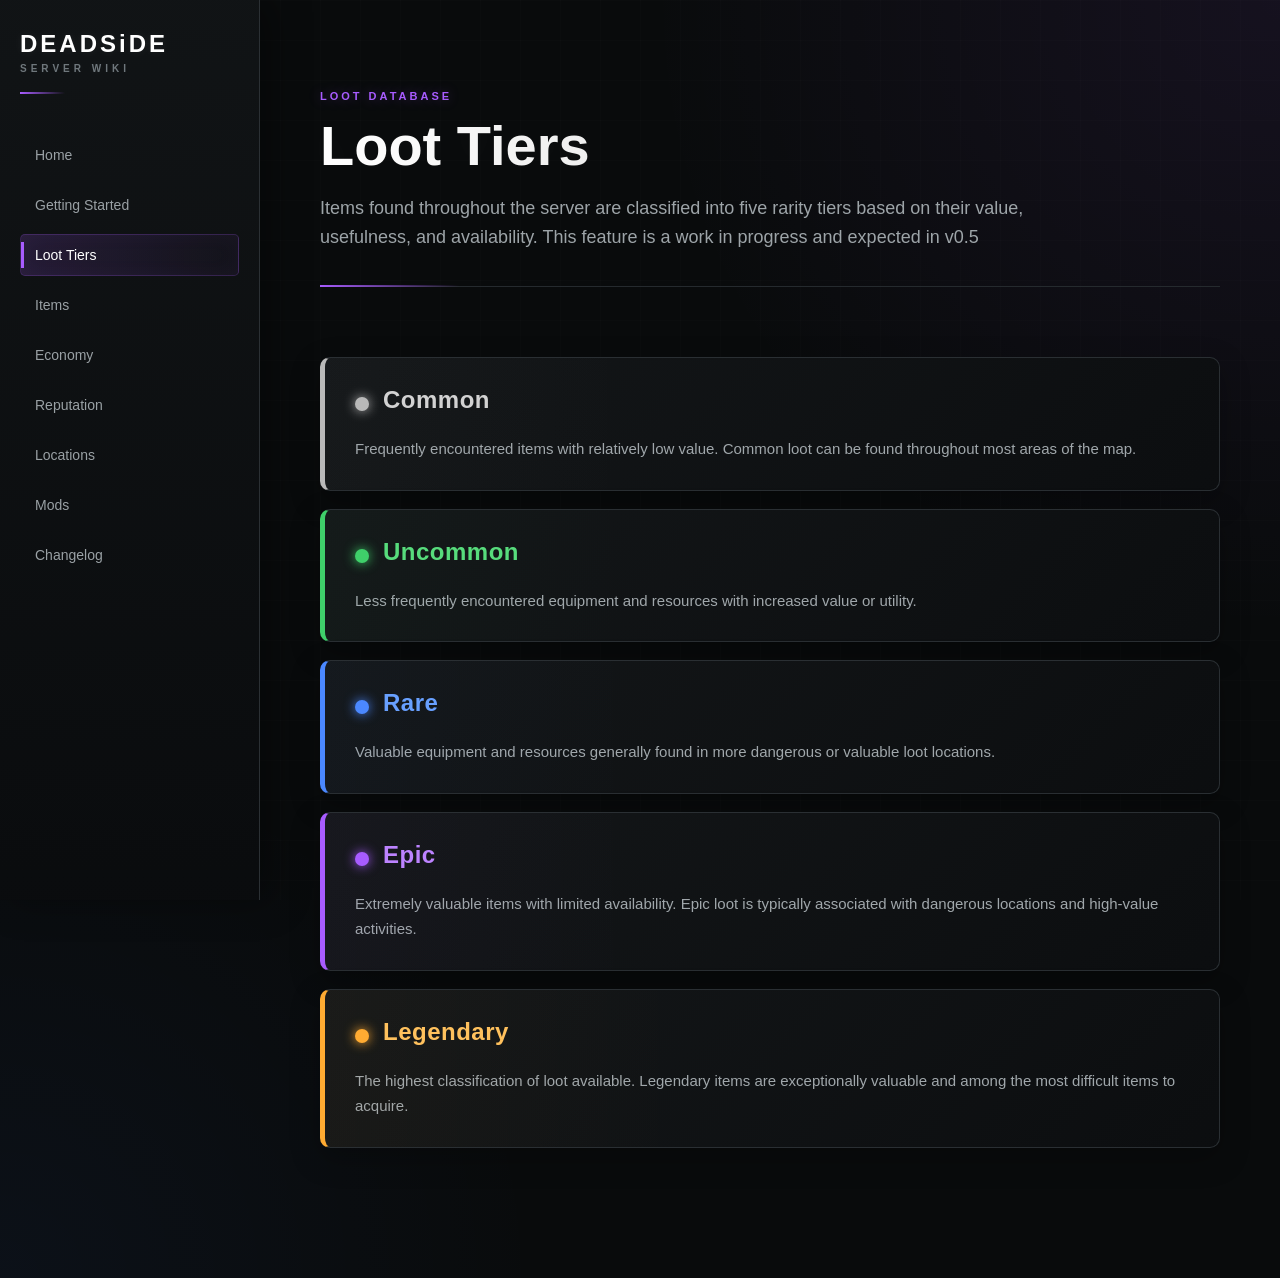
<file: loot-tiers.html>
<!DOCTYPE html>
<html lang="en">
<head>
    <meta charset="UTF-8">
    <meta name="viewport" content="width=device-width, initial-scale=1.0">

    <title>Loot Tiers | Deadside Wiki</title>

    <link rel="stylesheet" href="style.css">
</head>

<body>

<aside class="sidebar">

    <div class="logo">
        DEADSiDE
        <span>SERVER WIKI</span>
    </div>

    <nav>
    <a href="index.html">Home</a>
    <a href="getting-started.html">Getting Started</a>
    <a href="loot-tiers.html">Loot Tiers</a>
    <a href="items.html">Items</a>
    <a href="economy.html">Economy</a>
    <a href="reputation.html">Reputation</a>
    <a href="locations.html">Locations</a>
    <a href="mods.html">Mods</a>
    <a class="disabled-link">Changelog</a>
</nav>

</aside>


<main class="content">

    <header class="hero">

        <p class="eyebrow">
            LOOT DATABASE
        </p>

        <h1>Loot Tiers</h1>

        <p class="hero-text">
            Items found throughout the server are classified into
            five rarity tiers based on their value, usefulness,
            and availability. This feature is a work in progress and expected in v0.5
        </p>

    </header>


    <section class="section">

        <div class="tier-card tier-common">

            <div class="tier-header">
                <span class="tier-dot"></span>
                <h2>Common</h2>
            </div>

            <p>
                Frequently encountered items with relatively low
                value. Common loot can be found throughout most
                areas of the map.
            </p>

        </div>


        <div class="tier-card tier-uncommon">

            <div class="tier-header">
                <span class="tier-dot"></span>
                <h2>Uncommon</h2>
            </div>

            <p>
                Less frequently encountered equipment and resources
                with increased value or utility.
            </p>

        </div>


        <div class="tier-card tier-rare">

            <div class="tier-header">
                <span class="tier-dot"></span>
                <h2>Rare</h2>
            </div>

            <p>
                Valuable equipment and resources generally found
                in more dangerous or valuable loot locations.
            </p>

        </div>


        <div class="tier-card tier-epic">

            <div class="tier-header">
                <span class="tier-dot"></span>
                <h2>Epic</h2>
            </div>

            <p>
                Extremely valuable items with limited availability.
                Epic loot is typically associated with dangerous
                locations and high-value activities.
            </p>

        </div>


        <div class="tier-card tier-legendary">

            <div class="tier-header">
                <span class="tier-dot"></span>
                <h2>Legendary</h2>
            </div>

            <p>
                The highest classification of loot available.
                Legendary items are exceptionally valuable and
                among the most difficult items to acquire.
            </p>

        </div>

    </section>

</main>

<script src="script.js"></script>

</body>
</html>
</file>
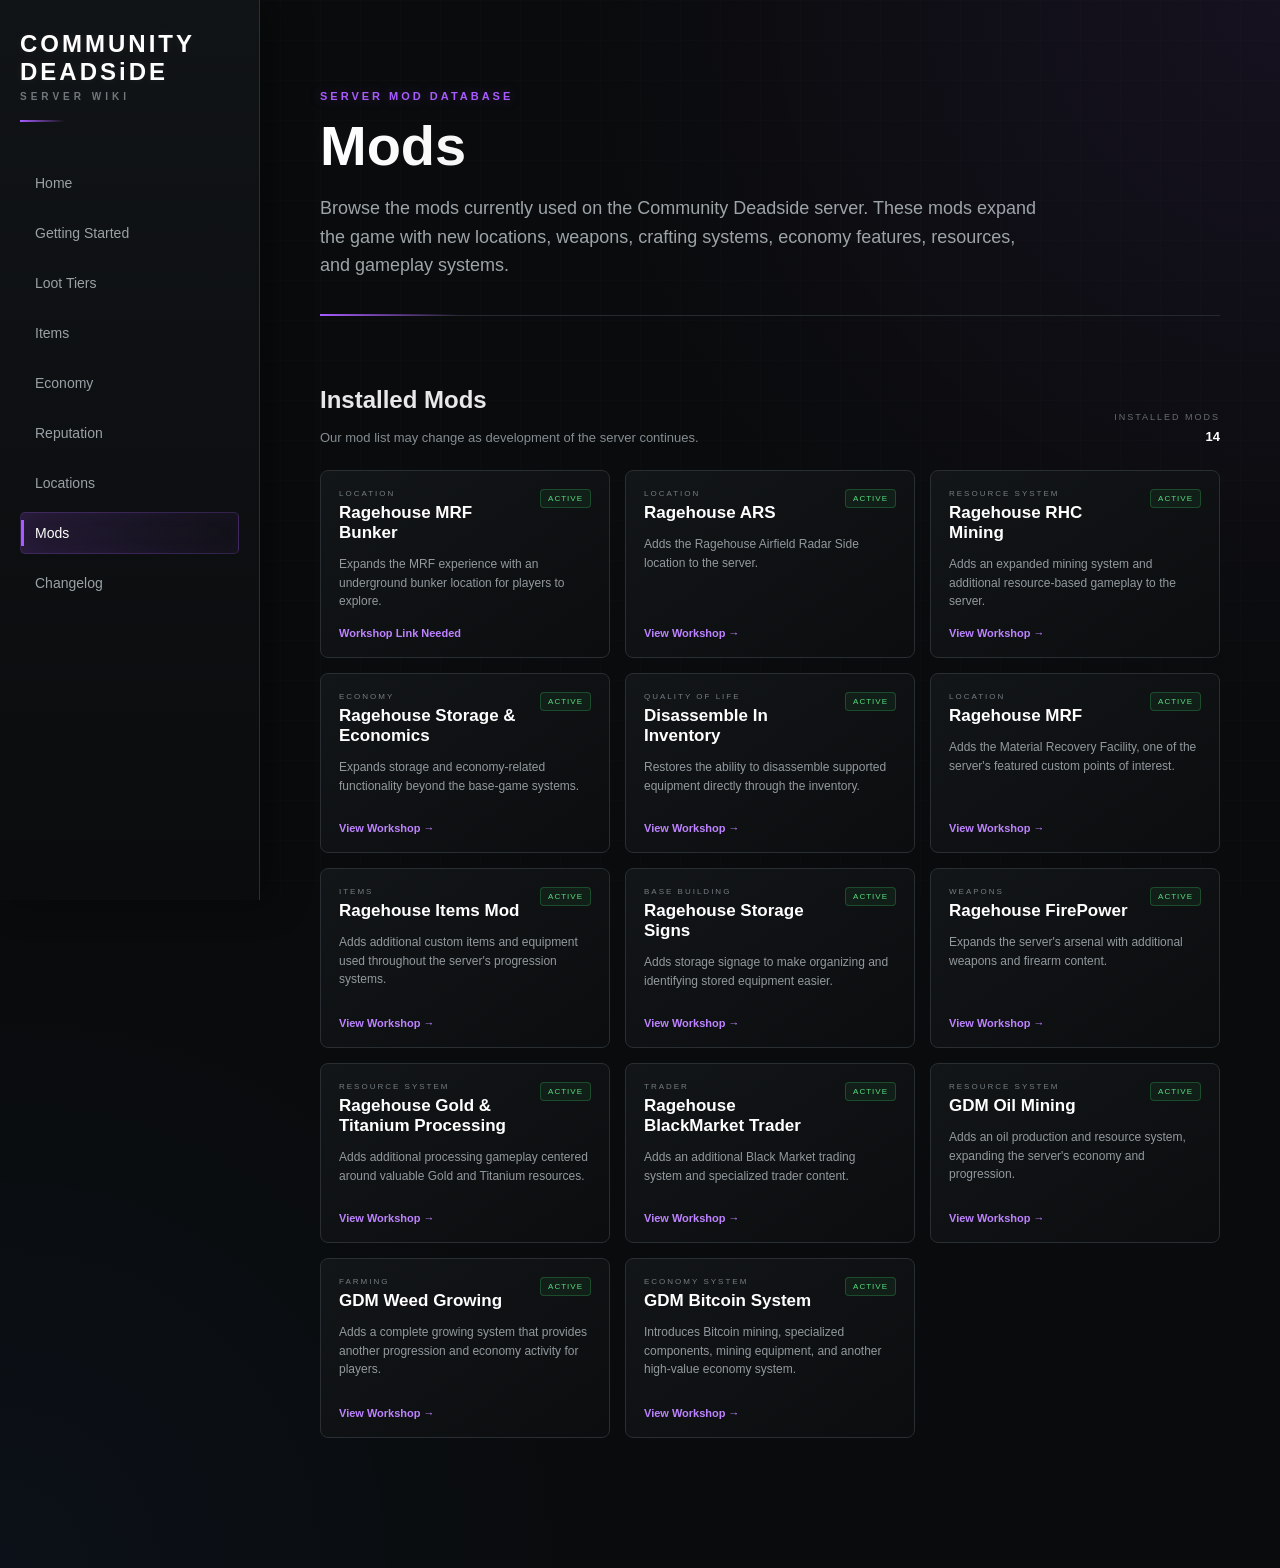
<file: mods.html>
<!DOCTYPE html>
<html lang="en">

<head>
    <meta charset="UTF-8">
    <meta name="viewport" content="width=device-width, initial-scale=1.0">

    <title>Mods | Community Deadside Wiki</title>

    <link rel="stylesheet" href="style.css">
</head>

<body>

    <aside class="sidebar">

        <div class="logo">
            COMMUNITY DEADSiDE
            <span>SERVER WIKI</span>
        </div>

        <nav>
            <a href="index.html">Home</a>
            <a href="getting-started.html">Getting Started</a>
            <a href="loot-tiers.html">Loot Tiers</a>
            <a href="items.html">Items</a>
            <a href="economy.html">Economy</a>
            <a href="reputation.html">Reputation</a>
            <a href="locations.html">Locations</a>
            <a href="mods.html">Mods</a>
            <a class="disabled-link">Changelog</a>
        </nav>

    </aside>


    <main class="content">

        <header class="hero">

            <p class="eyebrow">SERVER MOD DATABASE</p>

            <h1>Mods</h1>

            <p class="hero-text">
                Browse the mods currently used on the Community Deadside server.
                These mods expand the game with new locations, weapons,
                crafting systems, economy features, resources, and gameplay systems.
            </p>

        </header>


        <section class="section">

            <div class="mods-header">

                <div>
                    <h2>Installed Mods</h2>

                    <p>
                        Our mod list may change as development of the server continues.
                    </p>
                </div>

                <div class="mods-count">
                    <span>INSTALLED MODS</span>
                    <strong>14</strong>
                </div>

            </div>


            <div class="mods-grid">


                <!-- MRF BUNKER -->

                <article class="mod-card">

                    <div class="mod-card-top">

                        <div>
                            <p class="mod-category">LOCATION</p>
                            <h3>Ragehouse MRF Bunker</h3>
                        </div>

                        <span class="mod-status">Active</span>

                    </div>

                    <p class="mod-description">
                        Expands the MRF experience with an underground bunker
                        location for players to explore.
                    </p>

                    <span class="mod-link mod-link-disabled">
                        Workshop Link Needed
                    </span>

                </article>



                <!-- ARS -->

                <article class="mod-card">

                    <div class="mod-card-top">

                        <div>
                            <p class="mod-category">LOCATION</p>
                            <h3>Ragehouse ARS</h3>
                        </div>

                        <span class="mod-status">Active</span>

                    </div>

                    <p class="mod-description">
                        Adds the Ragehouse Airfield Radar Side location
                        to the server.
                    </p>

                    <a
                        href="https://steamcommunity.com/sharedfiles/filedetails/?id=3732836098"
                        class="mod-link"
                        target="_blank"
                        rel="noopener noreferrer"
                    >
                        View Workshop →
                    </a>

                </article>



                <!-- RHC MINING -->

                <article class="mod-card">

                    <div class="mod-card-top">

                        <div>
                            <p class="mod-category">RESOURCE SYSTEM</p>
                            <h3>Ragehouse RHC Mining</h3>
                        </div>

                        <span class="mod-status">Active</span>

                    </div>

                    <p class="mod-description">
                        Adds an expanded mining system and additional
                        resource-based gameplay to the server.
                    </p>

                    <a
                        href="https://steamcommunity.com/sharedfiles/filedetails/?id=3725840655"
                        class="mod-link"
                        target="_blank"
                        rel="noopener noreferrer"
                    >
                        View Workshop →
                    </a>

                </article>



                <!-- STORAGE & ECONOMICS -->

                <article class="mod-card">

                    <div class="mod-card-top">

                        <div>
                            <p class="mod-category">ECONOMY</p>
                            <h3>Ragehouse Storage & Economics</h3>
                        </div>

                        <span class="mod-status">Active</span>

                    </div>

                    <p class="mod-description">
                        Expands storage and economy-related functionality
                        beyond the base-game systems.
                    </p>

                    <a
                        href="https://steamcommunity.com/sharedfiles/filedetails/?id=3725150556"
                        class="mod-link"
                        target="_blank"
                        rel="noopener noreferrer"
                    >
                        View Workshop →
                    </a>

                </article>



                <!-- DISASSEMBLY -->

                <article class="mod-card">

                    <div class="mod-card-top">

                        <div>
                            <p class="mod-category">QUALITY OF LIFE</p>
                            <h3>Disassemble In Inventory</h3>
                        </div>

                        <span class="mod-status">Active</span>

                    </div>

                    <p class="mod-description">
                        Restores the ability to disassemble supported equipment
                        directly through the inventory.
                    </p>

                    <a
                        href="https://steamcommunity.com/sharedfiles/filedetails/?id=3712817907"
                        class="mod-link"
                        target="_blank"
                        rel="noopener noreferrer"
                    >
                        View Workshop →
                    </a>

                </article>



                <!-- MRF -->

                <article class="mod-card">

                    <div class="mod-card-top">

                        <div>
                            <p class="mod-category">LOCATION</p>
                            <h3>Ragehouse MRF</h3>
                        </div>

                        <span class="mod-status">Active</span>

                    </div>

                    <p class="mod-description">
                        Adds the Material Recovery Facility, one of the
                        server's featured custom points of interest.
                    </p>

                    <a
                        href="https://steamcommunity.com/sharedfiles/filedetails/?id=3729777598"
                        class="mod-link"
                        target="_blank"
                        rel="noopener noreferrer"
                    >
                        View Workshop →
                    </a>

                </article>



                <!-- ITEMS MOD -->

                <article class="mod-card">

                    <div class="mod-card-top">

                        <div>
                            <p class="mod-category">ITEMS</p>
                            <h3>Ragehouse Items Mod</h3>
                        </div>

                        <span class="mod-status">Active</span>

                    </div>

                    <p class="mod-description">
                        Adds additional custom items and equipment used
                        throughout the server's progression systems.
                    </p>

                    <a
                        href="https://steamcommunity.com/sharedfiles/filedetails/?id=3723536176"
                        class="mod-link"
                        target="_blank"
                        rel="noopener noreferrer"
                    >
                        View Workshop →
                    </a>

                </article>



                <!-- STORAGE SIGNS -->

                <article class="mod-card">

                    <div class="mod-card-top">

                        <div>
                            <p class="mod-category">BASE BUILDING</p>
                            <h3>Ragehouse Storage Signs</h3>
                        </div>

                        <span class="mod-status">Active</span>

                    </div>

                    <p class="mod-description">
                        Adds storage signage to make organizing and identifying
                        stored equipment easier.
                    </p>

                    <a
                        href="https://steamcommunity.com/sharedfiles/filedetails/?id=3787138519"
                        class="mod-link"
                        target="_blank"
                        rel="noopener noreferrer"
                    >
                        View Workshop →
                    </a>

                </article>



                <!-- FIREPOWER -->

                <article class="mod-card">

                    <div class="mod-card-top">

                        <div>
                            <p class="mod-category">WEAPONS</p>
                            <h3>Ragehouse FirePower</h3>
                        </div>

                        <span class="mod-status">Active</span>

                    </div>

                    <p class="mod-description">
                        Expands the server's arsenal with additional
                        weapons and firearm content.
                    </p>

                    <a
                        href="https://steamcommunity.com/sharedfiles/filedetails/?id=3775554813"
                        class="mod-link"
                        target="_blank"
                        rel="noopener noreferrer"
                    >
                        View Workshop →
                    </a>

                </article>



                <!-- GOLD & TITANIUM -->

                <article class="mod-card">

                    <div class="mod-card-top">

                        <div>
                            <p class="mod-category">RESOURCE SYSTEM</p>
                            <h3>Ragehouse Gold & Titanium Processing</h3>
                        </div>

                        <span class="mod-status">Active</span>

                    </div>

                    <p class="mod-description">
                        Adds additional processing gameplay centered around
                        valuable Gold and Titanium resources.
                    </p>

                    <a
                        href="https://steamcommunity.com/sharedfiles/filedetails/?id=3759954348"
                        class="mod-link"
                        target="_blank"
                        rel="noopener noreferrer"
                    >
                        View Workshop →
                    </a>

                </article>



                <!-- BLACK MARKET -->

                <article class="mod-card">

                    <div class="mod-card-top">

                        <div>
                            <p class="mod-category">TRADER</p>
                            <h3>Ragehouse BlackMarket Trader</h3>
                        </div>

                        <span class="mod-status">Active</span>

                    </div>

                    <p class="mod-description">
                        Adds an additional Black Market trading system
                        and specialized trader content.
                    </p>

                    <a
                        href="https://steamcommunity.com/sharedfiles/filedetails/?id=3755381740"
                        class="mod-link"
                        target="_blank"
                        rel="noopener noreferrer"
                    >
                        View Workshop →
                    </a>

                </article>



                <!-- GDM OIL -->

                <article class="mod-card">

                    <div class="mod-card-top">

                        <div>
                            <p class="mod-category">RESOURCE SYSTEM</p>
                            <h3>GDM Oil Mining</h3>
                        </div>

                        <span class="mod-status">Active</span>

                    </div>

                    <p class="mod-description">
                        Adds an oil production and resource system,
                        expanding the server's economy and progression.
                    </p>

                    <a
                        href="https://steamcommunity.com/sharedfiles/filedetails/?id=3766243246"
                        class="mod-link"
                        target="_blank"
                        rel="noopener noreferrer"
                    >
                        View Workshop →
                    </a>

                </article>



                <!-- GDM WEED -->

                <article class="mod-card">

                    <div class="mod-card-top">

                        <div>
                            <p class="mod-category">FARMING</p>
                            <h3>GDM Weed Growing</h3>
                        </div>

                        <span class="mod-status">Active</span>

                    </div>

                    <p class="mod-description">
                        Adds a complete growing system that provides another
                        progression and economy activity for players.
                    </p>

                    <a
                        href="https://steamcommunity.com/sharedfiles/filedetails/?id=3730019904"
                        class="mod-link"
                        target="_blank"
                        rel="noopener noreferrer"
                    >
                        View Workshop →
                    </a>

                </article>



                <!-- GDM BITCOIN -->

                <article class="mod-card">

                    <div class="mod-card-top">

                        <div>
                            <p class="mod-category">ECONOMY SYSTEM</p>
                            <h3>GDM Bitcoin System</h3>
                        </div>

                        <span class="mod-status">Active</span>

                    </div>

                    <p class="mod-description">
                        Introduces Bitcoin mining, specialized components,
                        mining equipment, and another high-value economy system.
                    </p>

                    <a
                        href="https://steamcommunity.com/sharedfiles/filedetails/?id=3723350642"
                        class="mod-link"
                        target="_blank"
                        rel="noopener noreferrer"
                    >
                        View Workshop →
                    </a>

                </article>


            </div>

        </section>

    </main>


    <script src="script.js"></script>

</body>

</html>
</file>
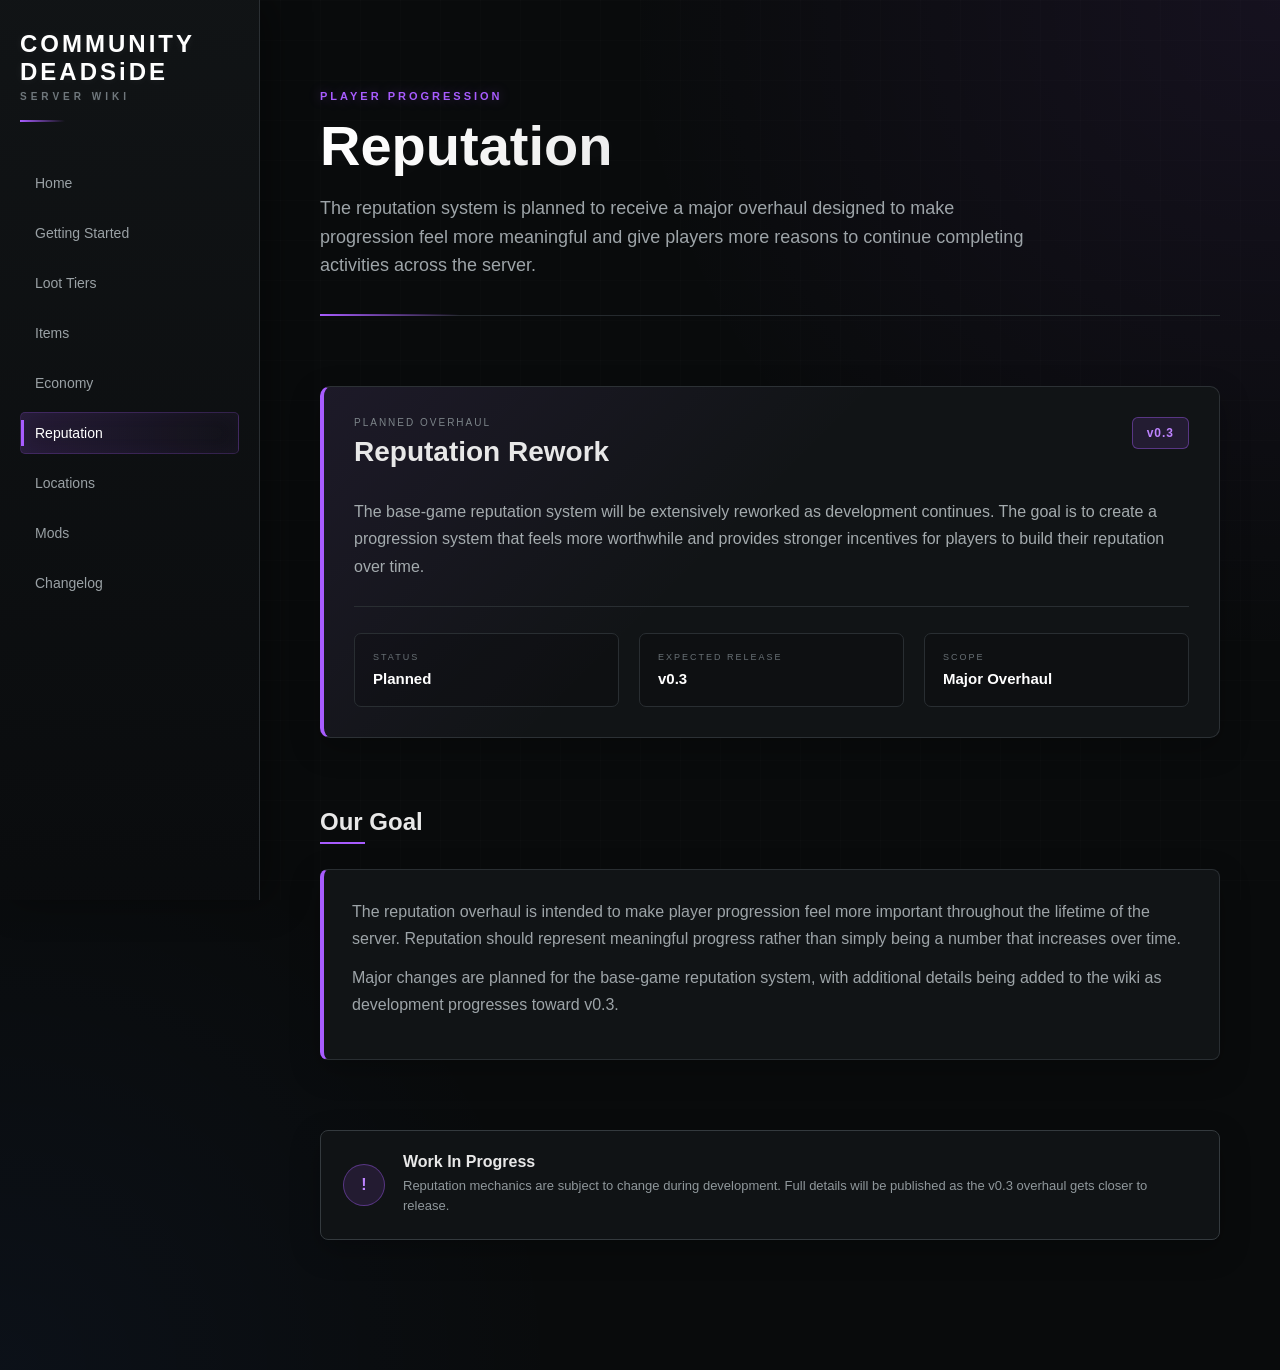
<file: reputation.html>
<!DOCTYPE html>
<html lang="en">

<head>
    <meta charset="UTF-8">
    <meta name="viewport" content="width=device-width, initial-scale=1.0">

    <title>Reputation | Deadside Wiki</title>

    <link rel="stylesheet" href="style.css">
</head>

<body>

    <aside class="sidebar">

        <div class="logo">
            COMMUNITY DEADSiDE
            <span>SERVER WIKI</span>
        </div>

        <nav>
            <a href="index.html">Home</a>
            <a href="getting-started.html">Getting Started</a>
            <a href="loot-tiers.html">Loot Tiers</a>
            <a href="items.html">Items</a>
            <a href="economy.html">Economy</a>
            <a href="reputation.html">Reputation</a>
            <a href="locations.html">Locations</a>
            <a href="mods.html">Mods</a>
            <a class="disabled-link">Changelog</a>
        </nav>

    </aside>


    <main class="content">

        <header class="hero">

            <p class="eyebrow">
                PLAYER PROGRESSION
            </p>

            <h1>Reputation</h1>

            <p class="hero-text">
                The reputation system is planned to receive a major overhaul
                designed to make progression feel more meaningful and give
                players more reasons to continue completing activities across
                the server.
            </p>

        </header>


        <section class="section">

            <div class="economy-roadmap">

                <div class="economy-roadmap-header">

                    <div>
                        <p class="economy-label">PLANNED OVERHAUL</p>
                        <h2>Reputation Rework</h2>
                    </div>

                    <span class="version-badge">
                        v0.3
                    </span>

                </div>


                <p class="economy-description">
                    The base-game reputation system will be extensively reworked
                    as development continues. The goal is to create a progression
                    system that feels more worthwhile and provides stronger
                    incentives for players to build their reputation over time.
                </p>


                <div class="economy-divider"></div>


                <div class="economy-info">

                    <div class="economy-info-block">
                        <span>STATUS</span>
                        <strong>Planned</strong>
                    </div>

                    <div class="economy-info-block">
                        <span>EXPECTED RELEASE</span>
                        <strong>v0.3</strong>
                    </div>

                    <div class="economy-info-block">
                        <span>SCOPE</span>
                        <strong>Major Overhaul</strong>
                    </div>

                </div>

            </div>

        </section>


        <section class="section">

            <h2>Our Goal</h2>

            <div class="guide-panel">

                <p>
                    The reputation overhaul is intended to make player progression
                    feel more important throughout the lifetime of the server.
                    Reputation should represent meaningful progress rather than
                    simply being a number that increases over time.
                </p>

                <p>
                    Major changes are planned for the base-game reputation system,
                    with additional details being added to the wiki as development
                    progresses toward v0.3.
                </p>

            </div>

        </section>


        <section class="section">

            <div class="development-notice">

                <span class="development-icon">!</span>

                <div>

                    <h3>Work In Progress</h3>

                    <p>
                        Reputation mechanics are subject to change during
                        development. Full details will be published as the
                        v0.3 overhaul gets closer to release.
                    </p>

                </div>

            </div>

        </section>

    </main>


    <script src="script.js"></script>

</body>

</html>
</file>
<file: style.css>
* {
    margin: 0;
    padding: 0;
    box-sizing: border-box;
}

body {
    font-family: Arial, Helvetica, sans-serif;
    background: #0a0c0d;
    color: #e8e8e8;
    display: flex;
    min-height: 100vh;
}


/* SIDEBAR */

.sidebar {
    width: 260px;
    background: #111416;
    border-right: 1px solid #24292c;
    padding: 30px 20px;
    position: fixed;
    height: 100vh;
}

.logo {
    font-size: 24px;
    font-weight: 800;
    letter-spacing: 3px;
    margin-bottom: 40px;
}

.logo span {
    display: block;
    font-size: 10px;
    color: #6f777c;
    letter-spacing: 4px;
    margin-top: 5px;
}

nav {
    display: flex;
    flex-direction: column;
    gap: 8px;
}

nav a {
    text-decoration: none;
    color: #9aa1a5;
    padding: 12px 14px;
    border-radius: 5px;
    font-size: 14px;
    transition: 0.2s;
}

nav a:hover {
    background: #1b2023;
    color: white;
}

nav a.active {
    background: #242a2e;
    color: white;
}


/* MAIN CONTENT */

.content {
    margin-left: 260px;
    padding: 60px;
    width: calc(100% - 260px);
}


/* HERO */

.hero {
    max-width: 900px;
    margin-bottom: 70px;
}

.eyebrow {
    color: #7d8589;
    letter-spacing: 3px;
    font-size: 11px;
    margin-bottom: 15px;
}

.hero h1 {
    font-size: 52px;
    margin-bottom: 18px;
    color: #ffffff;
}

.hero-text {
    color: #9da4a8;
    font-size: 18px;
    line-height: 1.6;
    max-width: 720px;
}


/* SECTIONS */

.section {
    margin-bottom: 70px;
}

.section h2 {
    font-size: 24px;
    margin-bottom: 25px;
}


/* CARDS */

.card-grid {
    display: grid;
    grid-template-columns: repeat(2, 1fr);
    gap: 18px;
}

.card {
    background: #111416;
    border: 1px solid #252a2d;
    padding: 25px;
    border-radius: 7px;
    transition: 0.2s;
}

.card:hover {
    border-color: #454d52;
    transform: translateY(-2px);
}

.card h3 {
    margin-bottom: 10px;
    font-size: 18px;
}

.card p {
    color: #8b9296;
    line-height: 1.5;
    font-size: 14px;
}


/* RARITIES */

.rarity-grid {
    display: grid;
    grid-template-columns: repeat(5, 1fr);
    gap: 12px;
}

.rarity {
    background: #111416;
    padding: 18px;
    text-align: center;
    border-radius: 5px;
    font-weight: bold;
    border-top: 4px solid;
}

.common {
    border-color: #a3a3a3;
}

.uncommon {
    border-color: #3ab85a;
}

.rare {
    border-color: #3d7cff;
}

.epic {
    border-color: #9f4df0;
}

.legendary {
    border-color: #e69b29;
}


/* FEATURES */

.feature-list {
    display: flex;
    flex-direction: column;
    border: 1px solid #24292c;
    border-radius: 6px;
    overflow: hidden;
}

.feature {
    padding: 18px;
    background: #101315;
    border-bottom: 1px solid #24292c;
}

.feature:last-child {
    border-bottom: none;
}

.feature span {
    color: #596166;
    margin-right: 20px;
    font-family: monospace;
}


/* MOBILE */

@media (max-width: 800px) {

    .sidebar {
        display: none;
    }

    .content {
        margin-left: 0;
        width: 100%;
        padding: 30px;
    }

    .hero h1 {
        font-size: 38px;
    }

    .card-grid {
        grid-template-columns: 1fr;
    }

    .rarity-grid {
        grid-template-columns: 1fr;
    }
}
/* ============================= */
/* LOOT TIER PAGE                */
/* ============================= */

.tier-card {
    position: relative;
    overflow: hidden;
    background: linear-gradient(
        135deg,
        rgba(20, 23, 25, 0.98),
        rgba(12, 14, 16, 0.98)
    );
    border: 1px solid #2a2f33;
    border-left: 5px solid;
    padding: 28px 30px;
    margin-bottom: 18px;
    border-radius: 10px;
    transition: 0.25s ease;
}

.tier-card::before {
    content: "";
    position: absolute;
    inset: 0;
    opacity: 0.12;
    pointer-events: none;
}

.tier-card:hover {
    transform: translateY(-3px);
    border-color: #4a5055;
}

.tier-header {
    display: flex;
    align-items: center;
    gap: 14px;
    margin-bottom: 14px;
}

.tier-header h2 {
    margin: 0;
    font-size: 24px;
    letter-spacing: 0.5px;
}

.tier-card p {
    color: #a0a7ab;
    line-height: 1.7;
    max-width: 850px;
    font-size: 15px;
}

.tier-dot {
    width: 14px;
    height: 14px;
    border-radius: 50%;
    display: inline-block;
    box-shadow: 0 0 12px currentColor;
}


/* COMMON */

.tier-common {
    border-left-color: #b9b9b9;
    box-shadow: inset 0 0 28px rgba(185, 185, 185, 0.04);
}

.tier-common::before {
    background: linear-gradient(
        90deg,
        rgba(185, 185, 185, 0.18),
        transparent 35%
    );
}

.tier-common .tier-dot {
    background: #b9b9b9;
    color: #b9b9b9;
}

.tier-common .tier-header h2 {
    color: #d2d2d2;
}


/* UNCOMMON */

.tier-uncommon {
    border-left-color: #3fcf6a;
    box-shadow: inset 0 0 32px rgba(63, 207, 106, 0.05);
}

.tier-uncommon::before {
    background: linear-gradient(
        90deg,
        rgba(63, 207, 106, 0.2),
        transparent 35%
    );
}

.tier-uncommon .tier-dot {
    background: #3fcf6a;
    color: #3fcf6a;
}

.tier-uncommon .tier-header h2 {
    color: #57dc7c;
}


/* RARE */

.tier-rare {
    border-left-color: #4b88ff;
    box-shadow: inset 0 0 32px rgba(75, 136, 255, 0.06);
}

.tier-rare::before {
    background: linear-gradient(
        90deg,
        rgba(75, 136, 255, 0.22),
        transparent 35%
    );
}

.tier-rare .tier-dot {
    background: #4b88ff;
    color: #4b88ff;
}

.tier-rare .tier-header h2 {
    color: #68a0ff;
}


/* EPIC */

.tier-epic {
    border-left-color: #a85cff;
    box-shadow: inset 0 0 34px rgba(168, 92, 255, 0.06);
}

.tier-epic::before {
    background: linear-gradient(
        90deg,
        rgba(168, 92, 255, 0.22),
        transparent 35%
    );
}

.tier-epic .tier-dot {
    background: #a85cff;
    color: #a85cff;
}

.tier-epic .tier-header h2 {
    color: #bd83ff;
}


/* LEGENDARY */

.tier-legendary {
    border-left-color: #ffab32;
    box-shadow:
        inset 0 0 38px rgba(255, 171, 50, 0.07),
        0 0 18px rgba(255, 171, 50, 0.05);
}

.tier-legendary::before {
    background: linear-gradient(
        90deg,
        rgba(255, 171, 50, 0.25),
        transparent 40%
    );
}

.tier-legendary .tier-dot {
    background: #ffab32;
    color: #ffab32;
}

.tier-legendary .tier-header h2 {
    color: #ffc15d;
}


/* TIER CARD HOVER GLOWS */

.tier-common:hover {
    box-shadow: 0 0 24px rgba(185, 185, 185, 0.08);
}

.tier-uncommon:hover {
    box-shadow: 0 0 24px rgba(63, 207, 106, 0.12);
}

.tier-rare:hover {
    box-shadow: 0 0 24px rgba(75, 136, 255, 0.14);
}

.tier-epic:hover {
    box-shadow: 0 0 24px rgba(168, 92, 255, 0.14);
}

.tier-legendary:hover {
    box-shadow: 0 0 28px rgba(255, 171, 50, 0.18);
}

/* ============================= */
/* ITEMS PAGE FIX                */
/* ============================= */

.items-grid {
    display: grid;
    grid-template-columns: repeat(2, minmax(0, 1fr));
    gap: 24px;
}

.item-card {
    background: #111416;
    border: 1px solid #2a2f33;
    border-radius: 12px;
    overflow: hidden;
    max-width: 700px;
}

.item-image-wrap {
    width: 100%;
    height: 320px;
    background: #0d1012;

    display: flex;
    align-items: center;
    justify-content: center;

    overflow: hidden;
}

.item-image-wrap img {
    width: 100%;
    height: 100%;

    object-fit: cover;
    display: block;
}

.item-content {
    padding: 26px;
}

.item-top {
    display: flex;
    justify-content: space-between;
    align-items: flex-start;
    gap: 20px;
}

.item-category {
    color: #727a7f;
    font-size: 10px;
    letter-spacing: 2px;
    margin-bottom: 8px;
}

.item-card h2 {
    font-size: 24px;
    margin: 0;
    color: white;
}

.item-description {
    margin-top: 18px;
    color: #a5acb0;
    line-height: 1.6;
}

.item-purpose {
    margin-top: 22px;
    padding-top: 18px;
    border-top: 1px solid #292e31;
}

.item-purpose span {
    display: block;
    color: #777f84;
    font-size: 10px;
    letter-spacing: 2px;
    margin-bottom: 8px;
}

.item-purpose p {
    color: #c2c7ca;
    line-height: 1.6;
}

.item-rarity {
    padding: 7px 11px;
    border-radius: 5px;

    font-size: 11px;
    font-weight: bold;

    text-transform: uppercase;
    letter-spacing: 1px;
}

.epic-badge {
    color: #bd83ff;
    background: rgba(168, 92, 255, 0.12);
    border: 1px solid rgba(168, 92, 255, 0.4);
}

.epic-item {
    border-top: 3px solid #a85cff;
}

.epic-item:hover {
    box-shadow: 0 0 28px rgba(168, 92, 255, 0.12);
}

@media (max-width: 1000px) {

    .items-grid {
        grid-template-columns: 1fr;
    }

}
/* TRANSPARENT ITEM IMAGES */

.item-image-transparent {
    background:
        radial-gradient(
            circle at center,
            rgba(168, 92, 255, 0.10),
            transparent 65%
        ),
        #0d1012;
}

.item-image-transparent img {
    width: 85% !important;
    height: 85% !important;
    object-fit: contain !important;
    filter:
        drop-shadow(0 15px 18px rgba(0, 0, 0, 0.55))
        drop-shadow(0 0 15px rgba(168, 92, 255, 0.10));
}
/* LEGENDARY ITEM STYLING */

.legendary-badge {
    color: #ffc15d;
    background: rgba(255, 171, 50, 0.12);
    border: 1px solid rgba(255, 171, 50, 0.4);
}

.legendary-item {
    border-top: 3px solid #ffab32;
}

.legendary-item:hover {
    box-shadow: 0 0 28px rgba(255, 171, 50, 0.16);
}

/* ============================= */
/* GETTING STARTED PAGE          */
/* ============================= */

.start-grid {
    display: grid;
    grid-template-columns: repeat(2, minmax(0, 1fr));
    gap: 18px;
}

.start-card {
    position: relative;
    background: linear-gradient(
        145deg,
        rgba(20, 23, 25, 0.98),
        rgba(12, 14, 16, 0.98)
    );
    border: 1px solid #292e32;
    border-radius: 10px;
    padding: 26px;
    overflow: hidden;
    transition: 0.25s ease;
}

.start-card:hover {
    transform: translateY(-3px);
    border-color: #474e53;
}

.start-number {
    display: block;
    color: #596166;
    font-size: 12px;
    font-family: monospace;
    margin-bottom: 16px;
    letter-spacing: 2px;
}

.start-card h3 {
    font-size: 20px;
    color: #fff;
    margin-bottom: 10px;
}

.start-card p {
    color: #9da4a8;
    font-size: 14px;
    line-height: 1.65;
}

.wiki-link {
    display: inline-block;
    margin-top: 16px;
    color: #bd83ff;
    text-decoration: none;
    font-size: 13px;
    font-weight: bold;
}

.wiki-link:hover {
    color: #d2adff;
}

.guide-panel {
    background: #111416;
    border: 1px solid #292e32;
    border-left: 4px solid #a85cff;
    padding: 28px;
    border-radius: 8px;
}

.guide-panel h3 {
    margin-bottom: 12px;
    font-size: 21px;
}

.guide-panel p {
    color: #9da4a8;
    line-height: 1.7;
    margin-bottom: 12px;
    max-width: 900px;
}

.goal-list {
    border: 1px solid #292e32;
    border-radius: 8px;
    overflow: hidden;
}

.goal-item {
    padding: 18px 20px;
    background: #101315;
    border-bottom: 1px solid #292e32;
    color: #c0c5c8;
}

.goal-item:last-child {
    border-bottom: none;
}

.goal-item span {
    color: #626a6f;
    margin-right: 18px;
    font-family: monospace;
}

.tips-box {
    background: #0f1214;
    border: 1px solid #292e32;
    border-radius: 8px;
    padding: 26px;
}

.tips-box p {
    color: #9da4a8;
    line-height: 1.7;
    margin-bottom: 16px;
}

.tips-box p:last-child {
    margin-bottom: 0;
}

.tips-box strong {
    color: #ffffff;
}

@media (max-width: 900px) {

    .start-grid {
        grid-template-columns: 1fr;
    }

}


/* ============================= */
/* ECONOMY PAGE                  */
/* ============================= */

.economy-roadmap {
    background:
        linear-gradient(
            135deg,
            rgba(168, 92, 255, 0.08),
            transparent 45%
        ),
        #111416;

    border: 1px solid #2c3135;
    border-left: 4px solid #a85cff;

    border-radius: 10px;
    padding: 30px;
}

.economy-roadmap-header {
    display: flex;
    justify-content: space-between;
    align-items: flex-start;
    gap: 20px;
}

.economy-label {
    color: #7c8489;
    font-size: 10px;
    letter-spacing: 2px;
    margin-bottom: 8px;
}

.economy-roadmap h2 {
    margin: 0;
    font-size: 28px;
}

.version-badge {
    color: #bd83ff;
    background: rgba(168, 92, 255, 0.12);
    border: 1px solid rgba(168, 92, 255, 0.4);

    padding: 8px 14px;
    border-radius: 6px;

    font-size: 12px;
    font-weight: bold;
    letter-spacing: 1px;
}

.economy-description {
    color: #a4abae;
    line-height: 1.7;
    max-width: 900px;
    margin-top: 22px;
}

.economy-divider {
    height: 1px;
    background: #292e32;
    margin: 26px 0;
}

.economy-info {
    display: grid;
    grid-template-columns: repeat(3, 1fr);
    gap: 20px;
}

.economy-info-block {
    background: rgba(0, 0, 0, 0.18);
    border: 1px solid #292e32;
    border-radius: 7px;
    padding: 18px;
}

.economy-info-block span {
    display: block;
    color: #687075;
    font-size: 9px;
    letter-spacing: 2px;
    margin-bottom: 8px;
}

.economy-info-block strong {
    color: #ffffff;
    font-size: 15px;
}


/* DEVELOPMENT NOTICE */

.development-notice {
    display: flex;
    align-items: center;
    gap: 18px;

    background: #101315;
    border: 1px solid #343a3e;
    border-radius: 8px;

    padding: 22px;
}

.development-icon {
    width: 42px;
    height: 42px;

    display: flex;
    align-items: center;
    justify-content: center;

    flex-shrink: 0;

    border-radius: 50%;

    background: rgba(168, 92, 255, 0.12);
    border: 1px solid rgba(168, 92, 255, 0.4);

    color: #bd83ff;
    font-weight: bold;
}

.development-notice h3 {
    font-size: 16px;
    margin-bottom: 5px;
}

.development-notice p {
    color: #8f979b;
    line-height: 1.6;
    font-size: 13px;
}


/* ECONOMY MOBILE */

@media (max-width: 800px) {

    .economy-info {
        grid-template-columns: 1fr;
    }

}


/* ============================= */
/* LOCATIONS PAGE                */
/* ============================= */

.location-grid {
    display: grid;
    grid-template-columns: repeat(2, minmax(0, 1fr));
    gap: 22px;
}

.location-card {
    background:
        linear-gradient(
            145deg,
            rgba(20, 23, 25, 0.98),
            rgba(12, 14, 16, 0.98)
        );

    border: 1px solid #2a2f33;
    border-radius: 10px;
    padding: 28px;

    transition: 0.25s ease;
}

.location-card:hover {
    transform: translateY(-3px);
    border-color: #484f54;
    box-shadow: 0 0 24px rgba(255, 255, 255, 0.03);
}

.location-card-top {
    display: flex;
    justify-content: space-between;
    align-items: flex-start;
    gap: 20px;
    margin-bottom: 18px;
}

.location-category {
    color: #747c81;
    font-size: 10px;
    letter-spacing: 2px;
    margin-bottom: 7px;
}

.location-card h2 {
    margin: 0;
    color: #ffffff;
    font-size: 24px;
}

.location-badge {
    color: #bd83ff;
    background: rgba(168, 92, 255, 0.12);
    border: 1px solid rgba(168, 92, 255, 0.4);

    padding: 7px 10px;
    border-radius: 5px;

    font-size: 10px;
    font-weight: bold;
    text-transform: uppercase;
    letter-spacing: 1px;
}

.location-description {
    color: #9ea5a9;
    line-height: 1.7;
    margin-bottom: 22px;
}

.location-info {
    padding-top: 17px;
    margin-top: 17px;
    border-top: 1px solid #292e31;
}

.location-info span {
    display: block;

    color: #6f777c;
    font-size: 9px;
    letter-spacing: 2px;

    margin-bottom: 7px;
}

.location-info p {
    color: #c1c6c9;
    line-height: 1.6;
    font-size: 14px;
}

@media (max-width: 950px) {

    .location-grid {
        grid-template-columns: 1fr;
    }

}

/* ============================= */
/* GLOBAL VISUAL UPGRADE         */
/* ============================= */

body {
    background:
        radial-gradient(circle at top right, rgba(168, 92, 255, 0.08), transparent 35%),
        radial-gradient(circle at bottom left, rgba(61, 124, 255, 0.05), transparent 30%),
        #090b0c;
    color: #e8e8e8;
}

/* subtle background texture */
body::before {
    content: "";
    position: fixed;
    inset: 0;
    pointer-events: none;
    z-index: -1;

    background:
        linear-gradient(rgba(255,255,255,0.012) 1px, transparent 1px),
        linear-gradient(90deg, rgba(255,255,255,0.012) 1px, transparent 1px);

    background-size: 40px 40px;
}


/* ============================= */
/* SIDEBAR UPGRADE               */
/* ============================= */

.sidebar {
    background:
        linear-gradient(
            180deg,
            rgba(17, 20, 22, 0.98),
            rgba(10, 12, 14, 0.98)
        );

    border-right: 1px solid #2b3034;

    box-shadow:
        12px 0 35px rgba(0, 0, 0, 0.35);
}

.logo {
    position: relative;
    color: #ffffff;
    text-shadow:
        0 0 10px rgba(255,255,255,0.08);
}

.logo::after {
    content: "";
    display: block;

    width: 45px;
    height: 2px;

    margin-top: 18px;

    background: linear-gradient(
        90deg,
        #a85cff,
        transparent
    );
}

nav a {
    position: relative;
    overflow: hidden;

    border: 1px solid transparent;
}

nav a::before {
    content: "";

    position: absolute;

    left: 0;
    top: 50%;

    width: 3px;
    height: 0;

    background: #a85cff;

    transform: translateY(-50%);

    transition: 0.2s ease;
}

nav a:hover {
    background: rgba(255,255,255,0.035);
    border-color: #292e32;
    padding-left: 18px;
}

nav a:hover::before {
    height: 55%;
}

nav a.active {
    background:
        linear-gradient(
            90deg,
            rgba(168,92,255,0.15),
            rgba(168,92,255,0.03)
        );

    border: 1px solid rgba(168,92,255,0.22);

    color: #ffffff;

    box-shadow:
        inset 0 0 20px rgba(168,92,255,0.05);
}

nav a.active::before {
    height: 65%;
}


/* ============================= */
/* HERO UPGRADE                  */
/* ============================= */

.hero {
    position: relative;

    padding: 30px 0 35px;

    border-bottom: 1px solid #252a2e;
}

.hero::after {
    content: "";

    position: absolute;

    left: 0;
    bottom: -1px;

    width: 140px;
    height: 2px;

    background: linear-gradient(
        90deg,
        #a85cff,
        transparent
    );
}

.hero h1 {
    font-size: 56px;

    line-height: 1.05;

    text-shadow:
        0 0 25px rgba(255,255,255,0.04);

    background:
        linear-gradient(
            90deg,
            #ffffff,
            #c9c9c9
        );

    -webkit-background-clip: text;
    -webkit-text-fill-color: transparent;
}

.eyebrow {
    color: #a85cff;

    font-weight: bold;

    text-shadow:
        0 0 12px rgba(168,92,255,0.35);
}


/* ============================= */
/* SECTION TITLES                */
/* ============================= */

.section h2 {
    position: relative;

    display: inline-block;

    padding-bottom: 8px;
}

.section > h2::after {
    content: "";

    position: absolute;

    bottom: 0;
    left: 0;

    width: 45px;
    height: 2px;

    background: #a85cff;
}


/* ============================= */
/* CARD UPGRADE                  */
/* ============================= */

.card,
.start-card,
.location-card,
.item-card,
.tier-card,
.guide-panel,
.economy-roadmap,
.tips-box,
.goal-list,
.development-notice {

    box-shadow:
        0 10px 30px rgba(0,0,0,0.25);

    backdrop-filter: blur(3px);
}

.card {
    position: relative;
    overflow: hidden;
}

.card::after {
    content: "";

    position: absolute;

    inset: auto 0 0 0;

    height: 2px;

    background:
        linear-gradient(
            90deg,
            transparent,
            #a85cff,
            transparent
        );

    opacity: 0;

    transition: 0.25s ease;
}

.card:hover::after {
    opacity: 1;
}

.card:hover {
    transform: translateY(-4px);

    box-shadow:
        0 16px 38px rgba(0,0,0,0.35),
        0 0 20px rgba(168,92,255,0.05);
}


/* ============================= */
/* FEATURE LIST UPGRADE          */
/* ============================= */

.feature {
    position: relative;

    transition: 0.2s ease;
}

.feature:hover {
    background: #15191c;

    padding-left: 25px;

    color: #ffffff;
}

.feature span {
    color: #a85cff;
}


/* ============================= */
/* RARITY GLOW                   */
/* ============================= */

.rarity {
    transition: 0.25s ease;

    box-shadow:
        0 10px 20px rgba(0,0,0,0.18);
}

.rarity:hover {
    transform: translateY(-4px) scale(1.02);
}

.common:hover {
    box-shadow: 0 0 22px rgba(185,185,185,0.12);
}

.uncommon:hover {
    box-shadow: 0 0 22px rgba(63,207,106,0.18);
}

.rare:hover {
    box-shadow: 0 0 22px rgba(75,136,255,0.22);
}

.epic:hover {
    box-shadow: 0 0 24px rgba(168,92,255,0.22);
}

.legendary:hover {
    box-shadow: 0 0 26px rgba(255,171,50,0.25);
}


/* ============================= */
/* LINKS                         */
/* ============================= */

.wiki-link {
    position: relative;

    transition: 0.2s ease;
}

.wiki-link:hover {
    text-shadow:
        0 0 10px rgba(168,92,255,0.55);

    transform: translateX(3px);
}


/* ============================= */
/* SCROLLBAR                     */
/* ============================= */

::-webkit-scrollbar {
    width: 10px;
}

::-webkit-scrollbar-track {
    background: #0b0d0e;
}

::-webkit-scrollbar-thumb {
    background: #272c30;
    border-radius: 10px;
}

::-webkit-scrollbar-thumb:hover {
    background: #3a4045;
}


/* ============================= */
/* PAGE ENTRY ANIMATION          */
/* ============================= */

.content {
    animation: fadeInPage 0.45s ease;
}

@keyframes fadeInPage {

    from {
        opacity: 0;
        transform: translateY(8px);
    }

    to {
        opacity: 1;
        transform: translateY(0);
    }

}


/* ============================= */
/* MODS PAGE                     */
/* ============================= */

.mods-header {
    display: flex;
    justify-content: space-between;
    align-items: flex-end;
    gap: 30px;

    margin-bottom: 25px;
}

.mods-header h2 {
    margin-bottom: 8px;
}

.mods-header p {
    color: #858d92;
    font-size: 13px;
}

.mods-count {
    text-align: right;
}

.mods-count span {
    display: block;

    color: #656d72;
    font-size: 9px;
    letter-spacing: 2px;

    margin-bottom: 5px;
}

.mods-count strong {
    color: #ffffff;
    font-size: 13px;
}


/* MOD GRID */

.mods-grid {
    display: grid;

    grid-template-columns:
        repeat(3, minmax(0, 1fr));

    gap: 15px;
}


/* INDIVIDUAL MOD */

.mod-card {
    position: relative;

    background:
        linear-gradient(
            145deg,
            rgba(19, 22, 24, 0.98),
            rgba(11, 13, 15, 0.98)
        );

    border: 1px solid #292e32;
    border-radius: 8px;

    padding: 18px;

    min-height: 180px;

    display: flex;
    flex-direction: column;

    transition: 0.22s ease;

    overflow: hidden;
}

.mod-card::after {
    content: "";

    position: absolute;

    left: 0;
    right: 0;
    bottom: 0;

    height: 2px;

    background:
        linear-gradient(
            90deg,
            transparent,
            #a85cff,
            transparent
        );

    opacity: 0;

    transition: 0.2s ease;
}

.mod-card:hover {
    transform: translateY(-3px);

    border-color: #444b50;

    box-shadow:
        0 12px 28px rgba(0,0,0,0.3),
        0 0 18px rgba(168,92,255,0.06);
}

.mod-card:hover::after {
    opacity: 1;
}


/* MOD HEADER */

.mod-card-top {
    display: flex;

    justify-content: space-between;
    align-items: flex-start;

    gap: 12px;

    margin-bottom: 12px;
}

.mod-category {
    color: #747c81;

    font-size: 8px;
    letter-spacing: 2px;

    margin-bottom: 5px;
}

.mod-card h3 {
    color: #ffffff;

    font-size: 17px;

    margin: 0;
}


/* STATUS */

.mod-status {
    color: #57dc7c;

    background:
        rgba(63, 207, 106, 0.08);

    border:
        1px solid rgba(63, 207, 106, 0.25);

    padding: 4px 7px;

    border-radius: 4px;

    font-size: 8px;

    text-transform: uppercase;
    letter-spacing: 1px;
}


/* DESCRIPTION */

.mod-description {
    color: #92999d;

    font-size: 12px;
    line-height: 1.55;

    margin-bottom: 16px;
}


/* WORKSHOP LINK */

.mod-link {
    margin-top: auto;

    color: #bd83ff;

    text-decoration: none;

    font-size: 11px;
    font-weight: bold;

    transition: 0.2s ease;
}

.mod-link:hover {
    color: #d2adff;

    text-shadow:
        0 0 9px rgba(168,92,255,0.5);
}


/* RESPONSIVE */

@media (max-width: 1100px) {

    .mods-grid {
        grid-template-columns:
            repeat(2, minmax(0, 1fr));
    }

}

@media (max-width: 700px) {

    .mods-grid {
        grid-template-columns: 1fr;
    }

    .mods-header {
        flex-direction: column;
        align-items: flex-start;
    }

    .mods-count {
        text-align: left;
    }

}

/* ============================= */
/* MOBILE NAVIGATION             */
/* ============================= */

.mobile-header {
    display: none;
}

.mobile-menu-button {
    display: none;
}

@media (max-width: 800px) {

    body {
        display: block;
    }

    .mobile-header {
        position: sticky;
        top: 0;
        z-index: 1000;

        display: flex;
        justify-content: space-between;
        align-items: center;

        height: 64px;
        padding: 0 18px;

        background: rgba(12, 14, 16, 0.97);
        border-bottom: 1px solid #292e32;

        backdrop-filter: blur(10px);
    }

    .mobile-logo {
        color: #ffffff;
        font-size: 15px;
        font-weight: 800;
        letter-spacing: 2px;
    }

    .mobile-logo span {
        display: block;
        margin-top: 3px;

        color: #6f777c;
        font-size: 7px;
        letter-spacing: 3px;
    }

    .mobile-menu-button {
        display: flex;
        flex-direction: column;
        justify-content: center;

        width: 42px;
        height: 42px;

        padding: 9px;

        background: #15191c;
        border: 1px solid #30363a;
        border-radius: 7px;

        cursor: pointer;
    }

    .mobile-menu-button span {
        width: 100%;
        height: 2px;

        margin: 3px 0;

        background: #ffffff;

        transition: 0.25s ease;
    }

    .sidebar {
        display: block;

        position: fixed;
        top: 64px;
        left: -280px;

        width: 260px;
        height: calc(100vh - 64px);

        padding: 22px 18px;

        z-index: 999;

        transition: left 0.3s ease;

        overflow-y: auto;
    }

    .sidebar.mobile-open {
        left: 0;
    }

    .sidebar .logo {
        display: none;
    }

    .sidebar nav a {
        font-size: 15px;
        padding: 14px;
    }

    .content {
        margin-left: 0;

        width: 100%;

        padding: 32px 20px;
    }

    .hero {
        margin-bottom: 45px;
        padding-top: 15px;
    }

    .hero h1 {
        font-size: 36px;
        line-height: 1.1;
    }

    .hero-text {
        font-size: 16px;
    }

    .section {
        margin-bottom: 50px;
    }

    .card-grid,
    .start-grid,
    .rarity-grid,
    .items-grid,
    .location-grid,
    .mods-grid,
    .economy-info {
        grid-template-columns: 1fr;
    }

    .item-image-wrap {
        height: 240px;
    }

    .mods-header {
        flex-direction: column;
        align-items: flex-start;
    }

    .mods-count {
        text-align: left;
    }

    .economy-roadmap-header,
    .location-card-top,
    .item-top {
        gap: 14px;
    }
}

/* ============================= */
/* NEW HOMEPAGE                  */
/* ============================= */

.home-content {
    max-width: 1650px;
}

.home-hero {
    position: relative;

    padding: 45px 0 50px;

    margin-bottom: 42px;

    border-bottom: 1px solid #252a2e;
}

.home-hero::after {
    content: "";

    position: absolute;

    left: 0;
    bottom: -1px;

    width: 180px;
    height: 2px;

    background:
        linear-gradient(
            90deg,
            #a85cff,
            transparent
        );
}

.home-hero h1 {
    max-width: 850px;

    margin-bottom: 20px;

    color: #ffffff;

    font-size: clamp(48px, 6vw, 82px);
    line-height: 0.98;

    letter-spacing: -2px;
}

.home-subtitle {
    max-width: 760px;

    color: #929a9f;

    font-size: 18px;
    line-height: 1.7;
}

.hero-actions {
    display: flex;

    flex-wrap: wrap;

    gap: 12px;

    margin-top: 28px;
}

.primary-button,
.secondary-button {
    display: inline-flex;

    align-items: center;
    justify-content: center;

    min-height: 44px;

    padding: 11px 18px;

    border-radius: 6px;

    text-decoration: none;

    font-size: 13px;
    font-weight: bold;

    transition: 0.2s ease;
}

.primary-button {
    color: #ffffff;

    background: #9142eb;

    border: 1px solid #a85cff;
}

.primary-button:hover {
    background: #a85cff;

    box-shadow:
        0 0 20px rgba(168,92,255,.25);
}

.secondary-button {
    color: #c5cacf;

    background: #121619;

    border: 1px solid #30363a;
}

.secondary-button:hover {
    color: white;

    border-color: #555d62;
}


/* ============================= */
/* LIVE DASHBOARD                */
/* ============================= */

.dashboard-grid {
    display: grid;

    grid-template-columns:
        repeat(2, minmax(0, 1fr));

    gap: 22px;

    margin-bottom: 70px;
}

.dashboard-card {
    position: relative;

    background:
        linear-gradient(
            145deg,
            rgba(18,21,23,.98),
            rgba(10,12,14,.98)
        );

    border: 1px solid #2b3034;

    border-radius: 12px;

    padding: 28px;

    box-shadow:
        0 14px 35px rgba(0,0,0,.28);

    overflow: hidden;
}

.dashboard-card::after {
    content: "";

    position: absolute;

    left: 0;
    right: 0;
    top: 0;

    height: 2px;

    background:
        linear-gradient(
            90deg,
            transparent,
            #a85cff,
            transparent
        );
}

.dashboard-card-header {
    display: flex;

    justify-content: space-between;
    align-items: flex-start;

    gap: 20px;

    margin-bottom: 28px;
}

.dashboard-label {
    color: #70787d;

    font-size: 9px;
    letter-spacing: 2px;

    margin-bottom: 7px;
}

.dashboard-card h2 {
    margin: 0;

    font-size: 22px;

    color: #ffffff;
}

.status-indicator {
    display: flex;

    align-items: center;

    gap: 7px;

    color: #9aa2a7;

    font-size: 11px;
    text-transform: uppercase;
    letter-spacing: 1px;
}

.status-dot {
    width: 8px;
    height: 8px;

    border-radius: 50%;
}

.status-online {
    background: #3fcf6a;

    box-shadow:
        0 0 12px rgba(63,207,106,.7);
}

.status-checking {
    background: #ffab32;

    box-shadow:
        0 0 12px rgba(255,171,50,.5);
}


/* SERVER */

.server-player-display {
    margin-bottom: 25px;

    padding: 22px;

    background:
        rgba(255,255,255,.018);

    border: 1px solid #292e31;

    border-radius: 8px;
}

.player-number strong {
    display: block;

    color: #ffffff;

    font-size: 48px;
    line-height: 1;

    margin-bottom: 7px;
}

.player-number span {
    color: #666f74;

    font-size: 9px;
    letter-spacing: 2px;
}

.server-details {
    display: grid;

    grid-template-columns:
        repeat(2, minmax(0, 1fr));

    gap: 12px;
}

.server-details > div {
    background: #0e1113;

    border: 1px solid #282d30;

    padding: 15px;

    border-radius: 6px;
}

.server-details span {
    display: block;

    color: #646c71;

    font-size: 8px;
    letter-spacing: 2px;

    margin-bottom: 7px;
}

.server-details strong {
    color: #c8cdd0;

    font-size: 12px;
}

.dashboard-note {
    color: #687075;

    margin-top: 17px;

    font-size: 11px;
    line-height: 1.5;
}


/* ============================= */
/* DISCORD                       */
/* ============================= */

.discord-stats {
    display: grid;

    grid-template-columns:
        repeat(2, 1fr);

    gap: 12px;

    margin-bottom: 20px;
}

.discord-stat {
    background: #0e1113;

    border: 1px solid #292e31;

    padding: 18px;

    border-radius: 7px;
}

.discord-stat strong {
    display: block;

    color: #ffffff;

    font-size: 28px;

    margin-bottom: 5px;
}

.discord-stat span {
    color: #687075;

    font-size: 8px;
    letter-spacing: 2px;
}

.voice-section {
    background: #0e1113;

    border: 1px solid #292e31;

    border-radius: 7px;

    overflow: hidden;

    margin-bottom: 17px;
}

.voice-header {
    display: flex;

    justify-content: space-between;

    padding: 12px 14px;

    border-bottom: 1px solid #292e31;

    color: #6d757a;

    font-size: 8px;
    letter-spacing: 1.5px;
}

.voice-list {
    max-height: 180px;

    overflow-y: auto;
}

.voice-channel {
    padding: 11px 14px;

    border-bottom: 1px solid #24292c;
}

.voice-channel:last-child {
    border-bottom: none;
}

.voice-channel-name {
    color: #cbd0d3;

    font-size: 12px;

    margin-bottom: 6px;
}

.voice-users {
    color: #7d858a;

    font-size: 11px;
    line-height: 1.5;
}

.voice-empty {
    color: #687075;

    padding: 18px;

    font-size: 11px;
}

.discord-join-button {
    display: inline-flex;

    align-items: center;

    color: #bd83ff;

    text-decoration: none;

    font-size: 12px;
    font-weight: bold;

    transition: .2s ease;
}

.discord-join-button:hover {
    color: #d4b0ff;

    text-shadow:
        0 0 10px rgba(168,92,255,.4);
}


/* ============================= */
/* OVERVIEW                      */
/* ============================= */

.server-overview-grid {
    display: grid;

    grid-template-columns:
        repeat(4, minmax(0, 1fr));

    gap: 14px;
}

.overview-card {
    background: #111416;

    border: 1px solid #292e31;

    border-radius: 8px;

    padding: 20px;
}

.overview-label {
    color: #656d72;

    font-size: 8px;

    letter-spacing: 2px;

    margin-bottom: 10px;
}

.overview-card strong {
    display: block;

    color: #ffffff;

    font-size: 28px;

    margin-bottom: 7px;
}

.overview-card span {
    color: #848c91;

    font-size: 11px;

    line-height: 1.5;
}

.highlight-overview {
    border-color:
        rgba(168,92,255,.35);

    background:
        linear-gradient(
            145deg,
            rgba(168,92,255,.08),
            #111416
        );
}


/* ============================= */
/* FEATURED LOCATIONS            */
/* ============================= */

.section-header-row {
    display: flex;

    align-items: center;
    justify-content: space-between;

    gap: 20px;

    margin-bottom: 25px;
}

.section-header-row h2 {
    margin-bottom: 0;
}

.section-header-row .wiki-link {
    margin-top: 0;
}

.home-location-grid {
    display: grid;

    grid-template-columns:
        repeat(4, minmax(0, 1fr));

    gap: 14px;
}

.home-location-card {
    text-decoration: none;

    background:
        linear-gradient(
            145deg,
            #121517,
            #0c0f10
        );

    border: 1px solid #292e31;

    border-radius: 8px;

    padding: 20px;

    transition: .2s ease;
}

.home-location-card span {
    color: #6f777c;

    font-size: 8px;

    letter-spacing: 2px;
}

.home-location-card h3 {
    color: #ffffff;

    margin: 10px 0 7px;

    font-size: 18px;
}

.home-location-card p {
    color: #7f878c;

    font-size: 11px;
}

.home-location-card:hover {
    transform: translateY(-3px);

    border-color:
        rgba(168,92,255,.35);

    box-shadow:
        0 10px 24px rgba(0,0,0,.25);
}


/* ============================= */
/* SYSTEMS                       */
/* ============================= */

.systems-strip {
    display: grid;

    grid-template-columns:
        repeat(5, minmax(0, 1fr));

    border: 1px solid #292e31;

    border-radius: 8px;

    overflow: hidden;
}

.systems-strip div {
    background: #101315;

    border-right: 1px solid #292e31;

    padding: 18px;

    color: #c6cbce;

    font-size: 12px;
}

.systems-strip div:last-child {
    border-right: none;
}

.systems-strip span {
    display: block;

    color: #a85cff;

    font-family: monospace;

    margin-bottom: 8px;
}


/* ============================= */
/* HOMEPAGE MOBILE               */
/* ============================= */

@media (max-width: 1100px) {

    .server-overview-grid,
    .home-location-grid {
        grid-template-columns:
            repeat(2, minmax(0, 1fr));
    }

    .systems-strip {
        grid-template-columns:
            repeat(2, minmax(0, 1fr));
    }

    .systems-strip div {
        border-bottom:
            1px solid #292e31;
    }

}

@media (max-width: 800px) {

    .home-hero {
        padding-top: 15px;
    }

    .home-hero h1 {
        font-size: 46px;

        letter-spacing: -1px;
    }

    .dashboard-grid {
        grid-template-columns: 1fr;
    }

    .server-details {
        grid-template-columns: 1fr;
    }

}

@media (max-width: 600px) {

    .home-hero h1 {
        font-size: 39px;
    }

    .home-subtitle {
        font-size: 15px;
    }

    .hero-actions {
        flex-direction: column;
    }

    .primary-button,
    .secondary-button {
        width: 100%;
    }

    .server-overview-grid,
    .home-location-grid,
    .systems-strip {
        grid-template-columns: 1fr;
    }

    .systems-strip div {
        border-right: none;
    }

    .dashboard-card {
        padding: 20px;
    }

    .dashboard-card-header {
        flex-direction: column;
    }
/* =========================
   FIXED + SCROLLABLE SIDEBAR
========================= */

.sidebar {
    position: fixed;
    top: 0;
    left: 0;

    height: 100vh;
    max-height: 100vh;

    overflow-y: auto !important;
    overflow-x: hidden;

    overscroll-behavior: contain;

    box-sizing: border-box;
}

/* Scrollbar */
.sidebar::-webkit-scrollbar {
    width: 6px;
}

.sidebar::-webkit-scrollbar-track {
    background: transparent;
}

.sidebar::-webkit-scrollbar-thumb {
    background: rgba(168, 92, 255, 0.4);
    border-radius: 10px;
}

.sidebar::-webkit-scrollbar-thumb:hover {
    background: rgba(168, 92, 255, 0.75);
}

/* Firefox */
.sidebar {
    scrollbar-width: thin;
    scrollbar-color: rgba(168, 92, 255, 0.4) transparent;
}
}
</file>
